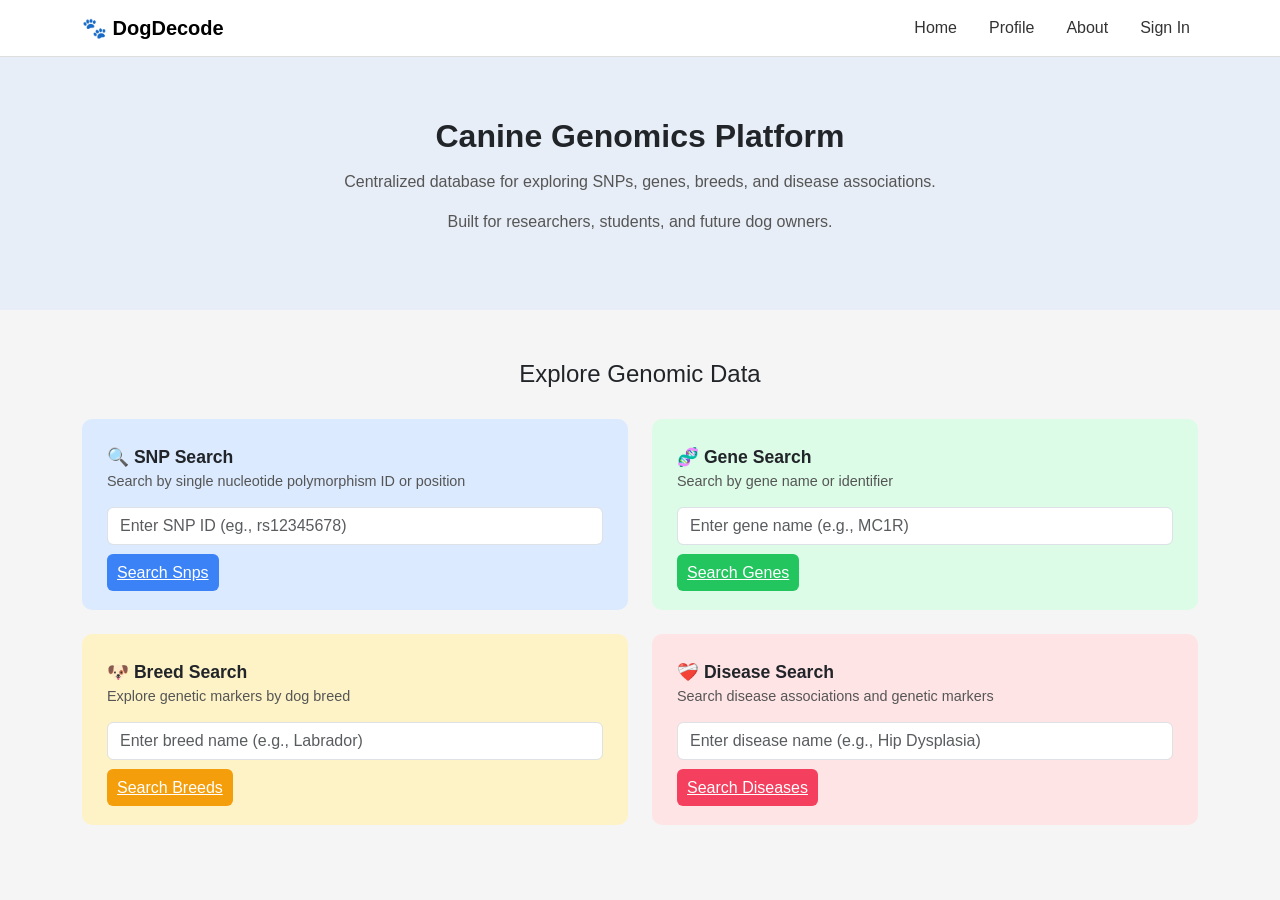
<file: Index.html>
<!DOCTYPE html>
<html lang="en">
<head>
    <meta charset="UTF-8">
    <meta name="viewport" content="width=device-width, initial-scale=1.0">
    <title>Canine Genomics Platform</title>
    <link href="https://cdn.jsdelivr.net/npm/bootstrap@5.3.3/dist/css/bootstrap.min.css" rel="stylesheet">
    <link href="css/Homepage.css" rel="stylesheet">
</head>
<body>

    <nav class="navbar navbar-expand-lg">
        <div class="container">
            <a class="navbar-brand fw-bold" href="#">🐾 DogDecode</a>
            <button class="navbar-toggler" type="button" data-bs-toggle="collapse" data-bs-target="#navMenu">
                <span class="navbar-toggler-icon"></span>
            </button>
            <div class="collapse navbar-collapse justify-content-end" id="navMenu">
                <ul class="navbar-nav gap-3">
                    <li class="nav-item"><a class="nav-link" href="#">Home</a></li>
                     <li class="nav-item"><a class="nav-link" href="Profile.html">Profile</a></li>
                    <li class="nav-item"><a class="nav-link" href="#">About</a></li>
                    <li class="nav-item"><a class="nav-link" href="#">Sign In</a></li>
                </ul>
            </div>
        </div>
    </nav>

    <div class="hero-section">
        <h1>Canine Genomics Platform</h1>
        <p>Centralized database for exploring SNPs, genes, breeds, and disease associations.</p>
        <p>Built for researchers, students, and future dog owners.</p>
    </div>

    <div class="cards-section">
        <div class="container">
            <h2 class="section-heading">Explore Genomic Data</h2>
            <div class="row g-4">

                <div class="col-12 col-md-6">
                    <div class="search-card card-snp">
                        <p class="card-title">🔍 SNP Search</p>
                        <p class="card-description">Search by single nucleotide polymorphism ID or position</p>
                        <input type="text" class="form-control mb-3" placeholder="Enter SNP ID (eg., rs12345678)">
                        <a href="SnpResults.html" class="btn-snp">Search Snps</a>

                    </div>
                </div>

                <div class="col-12 col-md-6">
                    <div class="search-card card-gene">
                        <p class="card-title">🧬 Gene Search</p>
                        <p class="card-description">Search by gene name or identifier</p>
                        <input type="text" class="form-control mb-3" placeholder="Enter gene name (e.g., MC1R)">
                        <a href="GeneResults.html" class="btn-gene">Search Genes</a>
                    </div>
                </div>

                <div class="col-12 col-md-6">
                    <div class="search-card card-breed">
                        <p class="card-title">🐶 Breed Search</p>
                        <p class="card-description">Explore genetic markers by dog breed</p>
                        <input type="text" class="form-control mb-3" placeholder="Enter breed name (e.g., Labrador)">
                        <a href="BreedResults.html" class="btn-breed">Search Breeds</a>
                    </div>
                </div>

                <div class="col-12 col-md-6">
                    <div class="search-card card-disease">
                        <p class="card-title">❤️‍🩹 Disease Search</p>
                        <p class="card-description">Search disease associations and genetic markers</p>
                        <input type="text" class="form-control mb-3" placeholder="Enter disease name (e.g., Hip Dysplasia)">
                        <a href="DiseaseResults.html" class="btn-disease">Search Diseases</a>
                    </div>
                </div>

            </div>
        </div>
    </div>

    <script src="https://cdn.jsdelivr.net/npm/bootstrap@5.3.3/dist/js/bootstrap.bundle.min.js"></script>
</body>
</html>
</file>
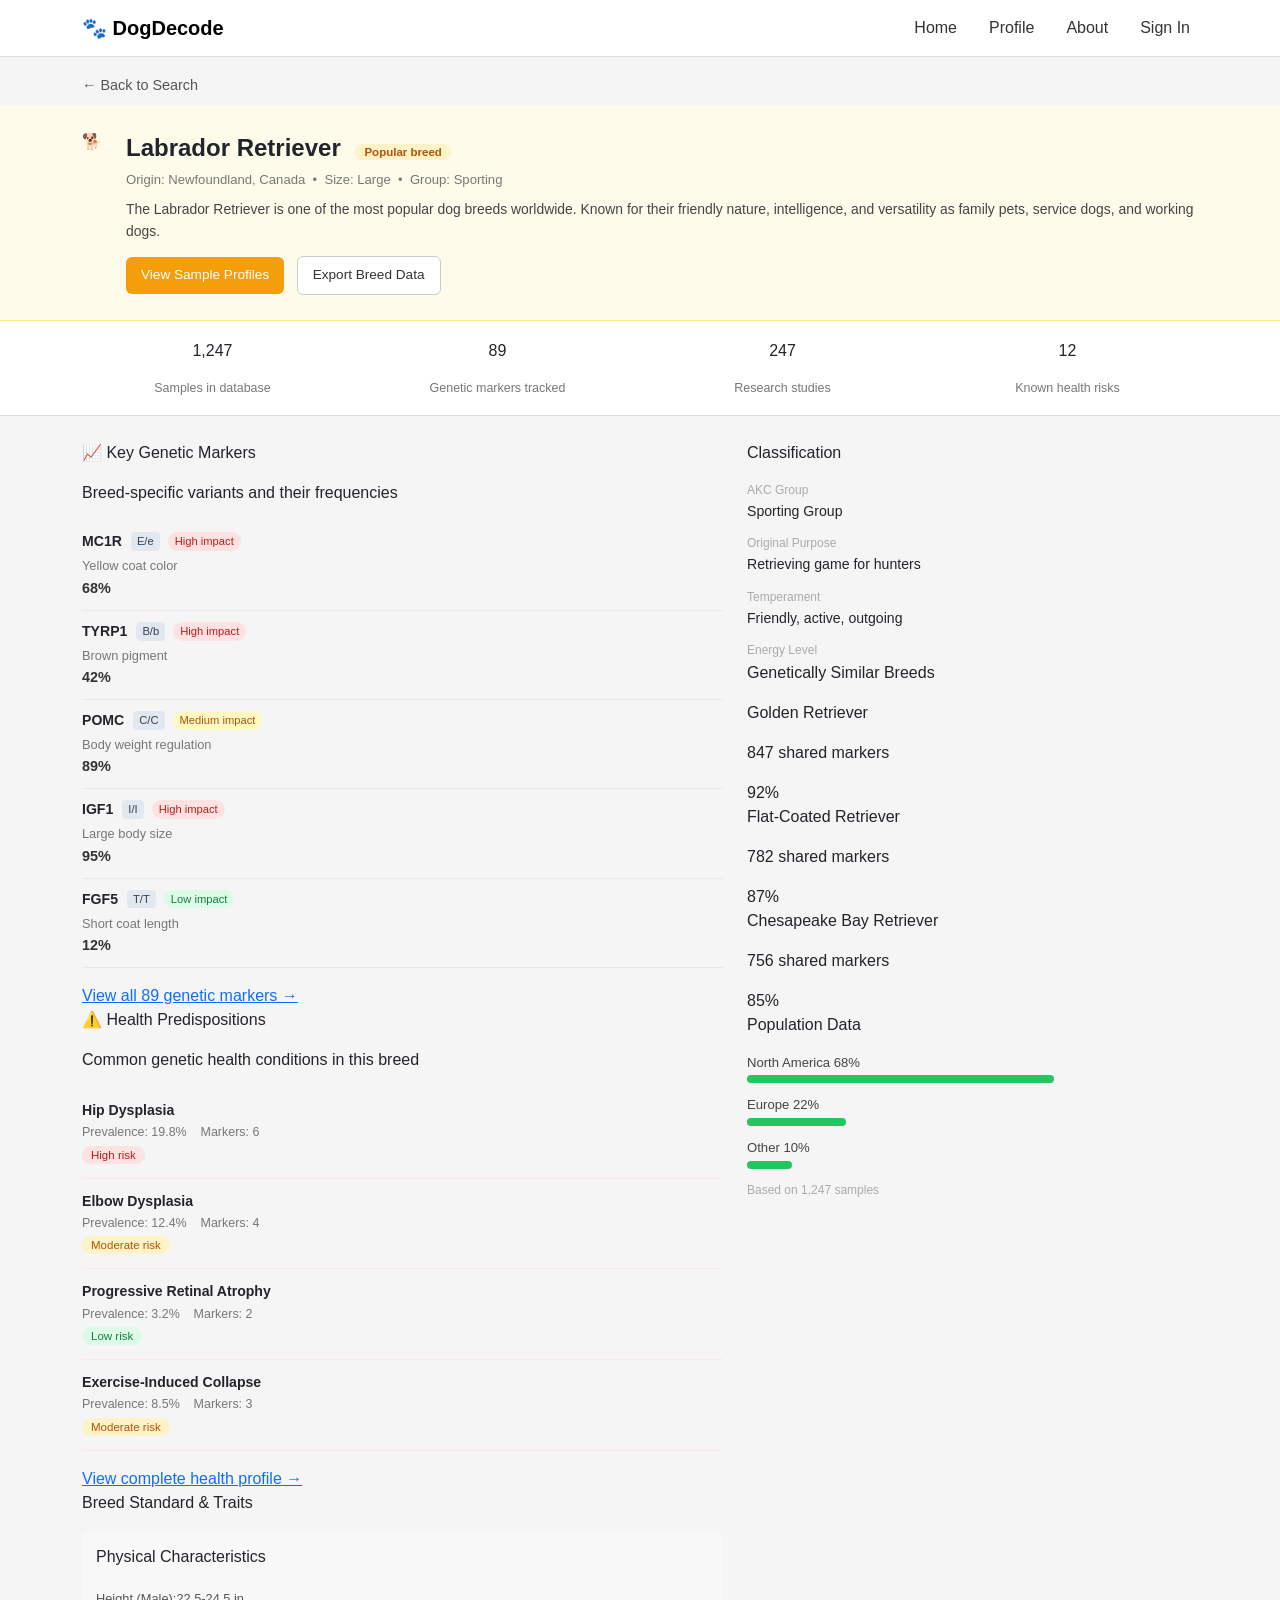
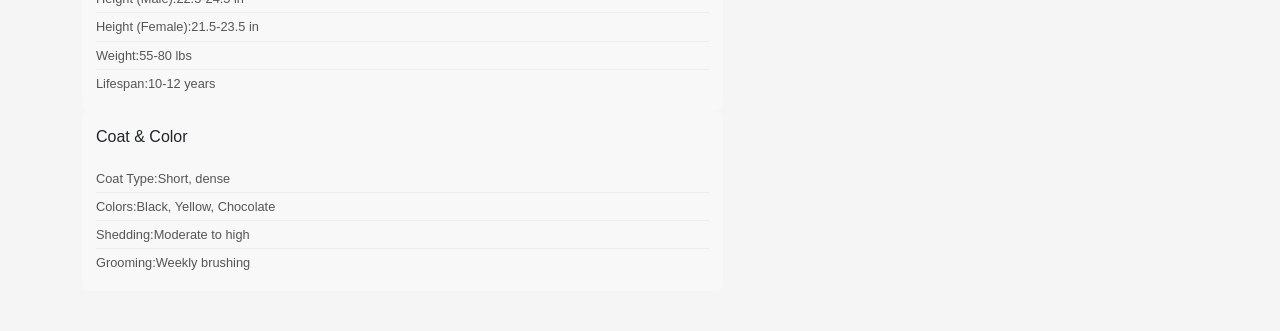
<file: BreedResults.html>
<!DOCTYPE html>
<html lang="en">
<head>
    <meta charset="UTF-8">
    <meta name="viewport" content="width=device-width, initial-scale=1.0">
    <title>Labrador Retriever - Canine Genomics Platform</title>
    <link href="https://cdn.jsdelivr.net/npm/bootstrap@5.3.3/dist/css/bootstrap.min.css" rel="stylesheet">
    <link href="css/breedresults.css" rel="stylesheet">
</head>
<body>

    <nav class="navbar navbar-expand-lg">
        <div class="container">
            <a class="navbar-brand fw-bold" href="#">🐾 DogDecode</a>
            <button class="navbar-toggler" type="button" data-bs-toggle="collapse" data-bs-target="#navMenu">
                <span class="navbar-toggler-icon"></span>
            </button>
            <div class="collapse navbar-collapse justify-content-end" id="navMenu">
                <ul class="navbar-nav gap-3">
                    <li class="nav-item"><a class="nav-link" href="index.html">Home</a></li>
                    <li class="nav-item"><a class="nav-link" href="profile.html">Profile</a></li>
                    <li class="nav-item"><a class="nav-link active" href="#">About</a></li>
                    <li class="nav-item"><a class="nav-link" href="#">Sign In</a></li>
                </ul>
            </div>
        </div>
    </nav>

    <div class="container mt-3 mb-2">
        <a href="index.html" class="back-link">← Back to Search</a>
    </div>

    <div class="hero-section">
        <div class="container">
            <div class="d-flex gap-4 align-items-start">
                <div class="breed-img-placeholder">🐕</div>
                <div>
                    <p class="breed-name mb-1">Labrador Retriever <span class="badge-popular">Popular breed</span></p>
                    <p class="breed-origin">Origin: Newfoundland, Canada &nbsp;•&nbsp; Size: Large &nbsp;•&nbsp; Group: Sporting</p>
                    <p class="breed-description">The Labrador Retriever is one of the most popular dog breeds worldwide. Known for their friendly nature, intelligence, and versatility as family pets, service dogs, and working dogs.</p>
                    <div>
                        <button class="btn-sample">View Sample Profiles</button>
                        <button class="btn-export">Export Breed Data</button>
                    </div>
                </div>
            </div>
        </div>
    </div>

    <div class="stats-bar">
        <div class="container">
            <div class="row text-center">
                <div class="col-3">
                    <p class="stat-number blue">1,247</p>
                    <p class="stat-label">Samples in database</p>
                </div>
                <div class="col-3">
                    <p class="stat-number green">89</p>
                    <p class="stat-label">Genetic markers tracked</p>
                </div>
                <div class="col-3">
                    <p class="stat-number orange">247</p>
                    <p class="stat-label">Research studies</p>
                </div>
                <div class="col-3">
                    <p class="stat-number red">12</p>
                    <p class="stat-label">Known health risks</p>
                </div>
            </div>
        </div>
    </div>

    <div class="main-section">
        <div class="container">
            <div class="row g-4">

                <div class="col-12 col-lg-7">

                    <div class="card-section-green">
                        <p class="section-title">📈 Key Genetic Markers</p>
                        <p class="section-subtitle">Breed-specific variants and their frequencies</p>

                        <div class="marker-row">
                            <div>
                                <div class="d-flex align-items-center gap-1 mb-1">
                                    <span class="marker-name">MC1R</span>
                                    <span class="marker-allele">E/e</span>
                                    <span class="badge-high-impact">High impact</span>
                                </div>
                                <p class="marker-desc">Yellow coat color</p>
                            </div>
                            <span class="marker-pct">68%</span>
                        </div>

                        <div class="marker-row">
                            <div>
                                <div class="d-flex align-items-center gap-1 mb-1">
                                    <span class="marker-name">TYRP1</span>
                                    <span class="marker-allele">B/b</span>
                                    <span class="badge-high-impact">High impact</span>
                                </div>
                                <p class="marker-desc">Brown pigment</p>
                            </div>
                            <span class="marker-pct">42%</span>
                        </div>

                        <div class="marker-row">
                            <div>
                                <div class="d-flex align-items-center gap-1 mb-1">
                                    <span class="marker-name">POMC</span>
                                    <span class="marker-allele">C/C</span>
                                    <span class="badge-medium-impact">Medium impact</span>
                                </div>
                                <p class="marker-desc">Body weight regulation</p>
                            </div>
                            <span class="marker-pct">89%</span>
                        </div>

                        <div class="marker-row">
                            <div>
                                <div class="d-flex align-items-center gap-1 mb-1">
                                    <span class="marker-name">IGF1</span>
                                    <span class="marker-allele">I/I</span>
                                    <span class="badge-high-impact">High impact</span>
                                </div>
                                <p class="marker-desc">Large body size</p>
                            </div>
                            <span class="marker-pct">95%</span>
                        </div>

                        <div class="marker-row">
                            <div>
                                <div class="d-flex align-items-center gap-1 mb-1">
                                    <span class="marker-name">FGF5</span>
                                    <span class="marker-allele">T/T</span>
                                    <span class="badge-low-impact">Low impact</span>
                                </div>
                                <p class="marker-desc">Short coat length</p>
                            </div>
                            <span class="marker-pct">12%</span>
                        </div>

                        <div class="mt-3">
                            <a href="#" class="view-all-link">View all 89 genetic markers →</a>
                        </div>
                    </div>

                    <div class="card-section-pink">
                        <p class="section-title">⚠️ Health Predispositions</p>
                        <p class="section-subtitle">Common genetic health conditions in this breed</p>

                        <div class="health-row">
                            <div>
                                <p class="health-name">Hip Dysplasia</p>
                                <p class="health-meta">Prevalence: 19.8% &nbsp;&nbsp; Markers: 6</p>
                            </div>
                            <span class="badge-high-risk">High risk</span>
                        </div>

                        <div class="health-row">
                            <div>
                                <p class="health-name">Elbow Dysplasia</p>
                                <p class="health-meta">Prevalence: 12.4% &nbsp;&nbsp; Markers: 4</p>
                            </div>
                            <span class="badge-moderate-risk">Moderate risk</span>
                        </div>

                        <div class="health-row">
                            <div>
                                <p class="health-name">Progressive Retinal Atrophy</p>
                                <p class="health-meta">Prevalence: 3.2% &nbsp;&nbsp; Markers: 2</p>
                            </div>
                            <span class="badge-low-risk">Low risk</span>
                        </div>

                        <div class="health-row">
                            <div>
                                <p class="health-name">Exercise-Induced Collapse</p>
                                <p class="health-meta">Prevalence: 8.5% &nbsp;&nbsp; Markers: 3</p>
                            </div>
                            <span class="badge-moderate-risk">Moderate risk</span>
                        </div>

                        <div class="mt-3">
                            <a href="#" class="view-health-link">View complete health profile →</a>
                        </div>
                    </div>

                    <div class="card-section">
                        <p class="section-title">Breed Standard & Traits</p>
                        <div class="traits-grid">
                            <div class="traits-box">
                                <p class="traits-box-title">Physical Characteristics</p>
                                <div class="trait-row"><span>Height (Male):</span><span>22.5-24.5 in</span></div>
                                <div class="trait-row"><span>Height (Female):</span><span>21.5-23.5 in</span></div>
                                <div class="trait-row"><span>Weight:</span><span>55-80 lbs</span></div>
                                <div class="trait-row"><span>Lifespan:</span><span>10-12 years</span></div>
                            </div>
                            <div class="traits-box">
                                <p class="traits-box-title">Coat & Color</p>
                                <div class="trait-row"><span>Coat Type:</span><span>Short, dense</span></div>
                                <div class="trait-row"><span>Colors:</span><span>Black, Yellow, Chocolate</span></div>
                                <div class="trait-row"><span>Shedding:</span><span>Moderate to high</span></div>
                                <div class="trait-row"><span>Grooming:</span><span>Weekly brushing</span></div>
                            </div>
                        </div>
                    </div>

                </div>

                <div class="col-12 col-lg-5">

                    <div class="card-section">
                        <p class="section-title">Classification</p>
                        <p class="info-label">AKC Group</p>
                        <p class="info-value">Sporting Group</p>
                        <p class="info-label">Original Purpose</p>
                        <p class="info-value">Retrieving game for hunters</p>
                        <p class="info-label">Temperament</p>
                        <p class="info-value">Friendly, active, outgoing</p>
                        <p class="info-label">Energy Level</p>
                        <div class="energy-bar"></div>
                    </div>

                    <div class="card-section">
                        <p class="section-title">Genetically Similar Breeds</p>

                        <div class="similar-breed-row">
                            <div>
                                <p class="similar-breed-name">Golden Retriever</p>
                                <p class="similar-breed-meta">847 shared markers</p>
                            </div>
                            <span class="similar-pct">92%</span>
                        </div>

                        <div class="similar-breed-row">
                            <div>
                                <p class="similar-breed-name">Flat-Coated Retriever</p>
                                <p class="similar-breed-meta">782 shared markers</p>
                            </div>
                            <span class="similar-pct">87%</span>
                        </div>

                        <div class="similar-breed-row">
                            <div>
                                <p class="similar-breed-name">Chesapeake Bay Retriever</p>
                                <p class="similar-breed-meta">756 shared markers</p>
                            </div>
                            <span class="similar-pct">85%</span>
                        </div>
                    </div>

                    <div class="card-section">
                        <p class="section-title">Population Data</p>

                        <div class="pop-bar-label">
                            <span>North America</span>
                            <span>68%</span>
                        </div>
                        <div class="pop-bar" style="width: 68%;"></div>

                        <div class="pop-bar-label">
                            <span>Europe</span>
                            <span>22%</span>
                        </div>
                        <div class="pop-bar" style="width: 22%;"></div>

                        <div class="pop-bar-label">
                            <span>Other</span>
                            <span>10%</span>
                        </div>
                        <div class="pop-bar" style="width: 10%;"></div>

                        <p class="pop-note">Based on 1,247 samples</p>
                    </div>

                </div>

            </div>
        </div>
    </div>

    <script src="https://cdn.jsdelivr.net/npm/bootstrap@5.3.3/dist/js/bootstrap.bundle.min.js"></script>
</body>
</html>
</file>
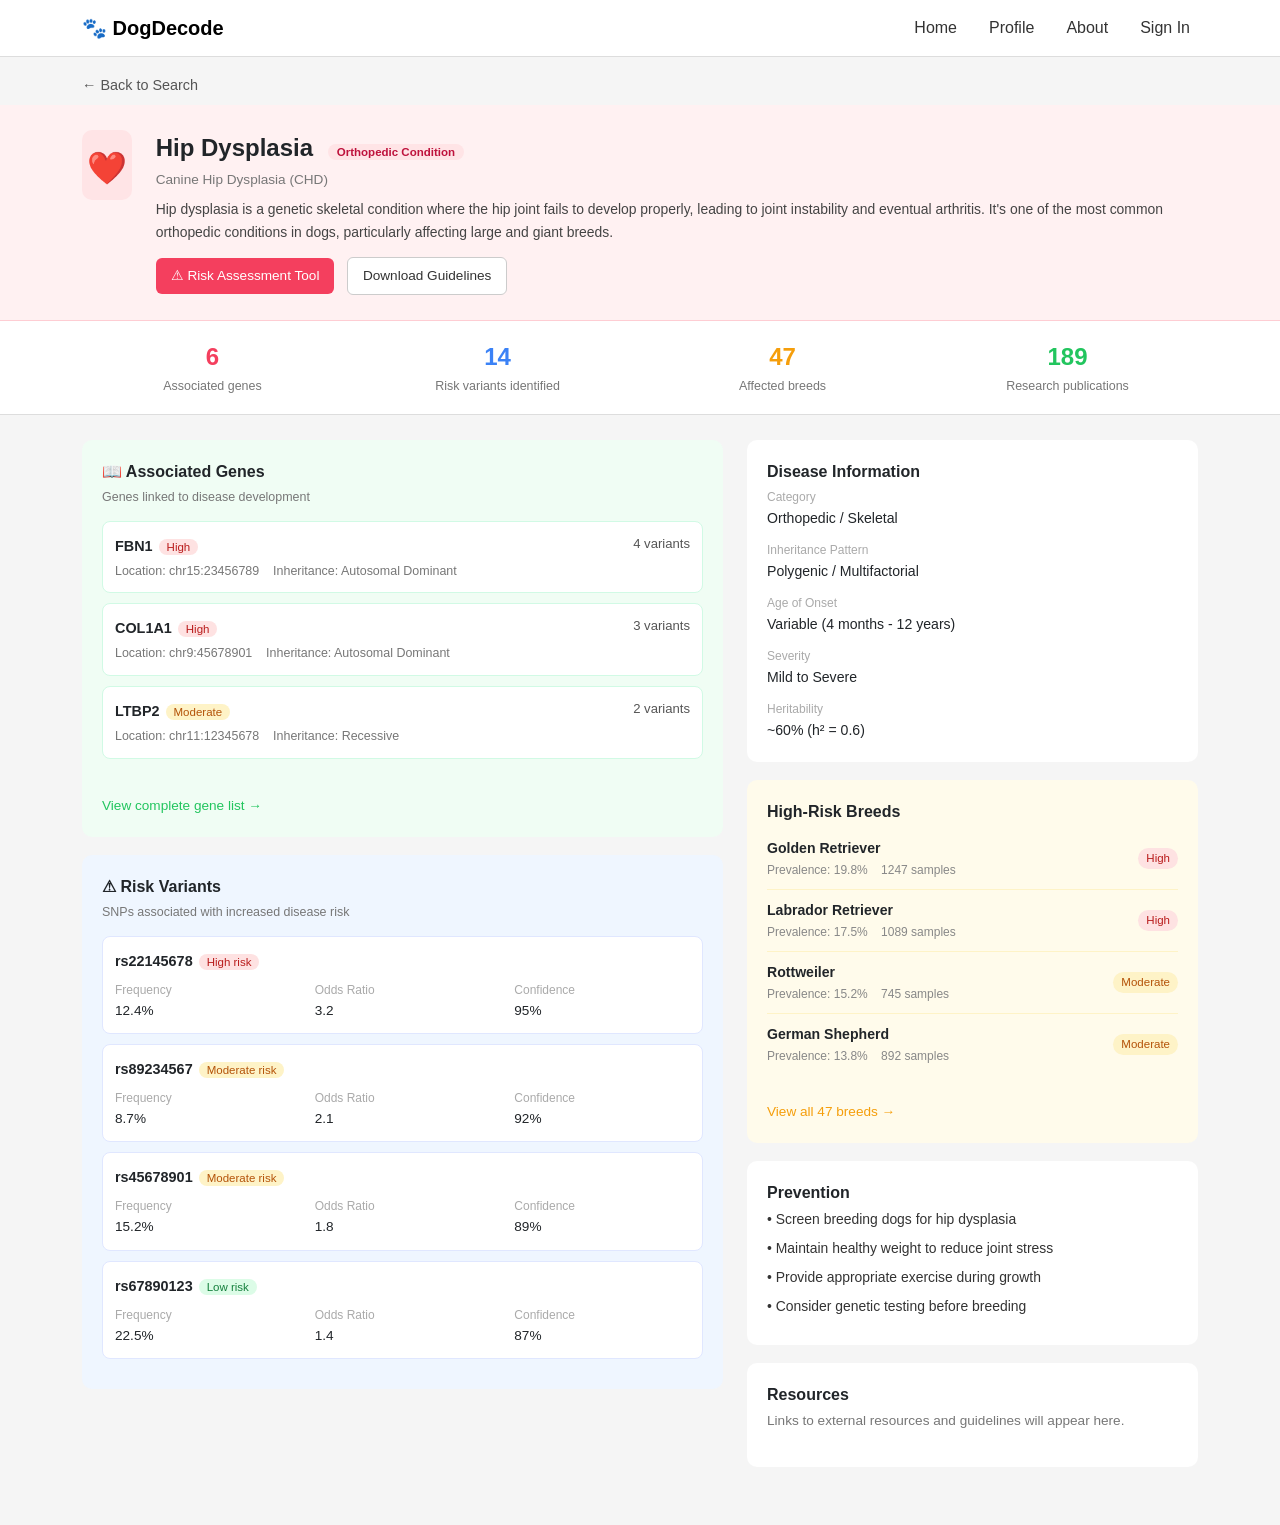
<file: DiseaseResults.html>
<!DOCTYPE html>
<html lang="en">
<head>
    <meta charset="UTF-8">
    <meta name="viewport" content="width=device-width, initial-scale=1.0">
    <title>Hip Dysplasia - Canine Genomics Platform</title>
    <link href="https://cdn.jsdelivr.net/npm/bootstrap@5.3.3/dist/css/bootstrap.min.css" rel="stylesheet">
    <link href="css/diseaseresults.css" rel="stylesheet">
</head>
<body>

    <nav class="navbar navbar-expand-lg">
        <div class="container">
            <a class="navbar-brand fw-bold" href="#">🐾 DogDecode</a>
            <button class="navbar-toggler" type="button" data-bs-toggle="collapse" data-bs-target="#navMenu">
                <span class="navbar-toggler-icon"></span>
            </button>
            <div class="collapse navbar-collapse justify-content-end" id="navMenu">
                <ul class="navbar-nav gap-3">
                    <li class="nav-item"><a class="nav-link" href="index.html">Home</a></li>
                    <li class="nav-item"><a class="nav-link" href="profile.html">Profile</a></li>
                    <li class="nav-item"><a class="nav-link" href="#">About</a></li>
                    <li class="nav-item"><a class="nav-link" href="#">Sign In</a></li>
                </ul>
            </div>
        </div>
    </nav>

    <div class="container mt-3 mb-2">
        <a href="index.html" class="back-link">← Back to Search</a>
    </div>

    <div class="hero-section">
        <div class="container">
            <div class="d-flex gap-4 align-items-start">
                <div class="disease-icon">❤️</div>
                <div>
                    <p class="disease-name mb-1">Hip Dysplasia <span class="badge-condition">Orthopedic Condition</span></p>
                    <p class="alt-name">Canine Hip Dysplasia (CHD)</p>
                    <p class="description">Hip dysplasia is a genetic skeletal condition where the hip joint fails to develop properly, leading to joint instability and eventual arthritis. It's one of the most common orthopedic conditions in dogs, particularly affecting large and giant breeds.</p>
                    <button class="btn-risk">⚠ Risk Assessment Tool</button>
                    <button class="btn-guide">Download Guidelines</button>
                </div>
            </div>
        </div>
    </div>

    <div class="stats-bar">
        <div class="container">
            <div class="row text-center">
                <div class="col-3"><p class="stat-num-red">6</p><p class="stat-label">Associated genes</p></div>
                <div class="col-3"><p class="stat-num-blue">14</p><p class="stat-label">Risk variants identified</p></div>
                <div class="col-3"><p class="stat-num-orange">47</p><p class="stat-label">Affected breeds</p></div>
                <div class="col-3"><p class="stat-num-green">189</p><p class="stat-label">Research publications</p></div>
            </div>
        </div>
    </div>

    <div class="main-section">
        <div class="container">
            <div class="row g-4">

                <div class="col-12 col-lg-7">

                    <div class="card-green">
                        <p class="card-title">📖 Associated Genes</p>
                        <p class="card-subtitle">Genes linked to disease development</p>

                        <div class="gene-box">
                            <div class="d-flex justify-content-between">
                                <div><span class="gene-name">FBN1</span><span class="badge-high">High</span></div>
                                <span style="color:#555; font-size:0.82rem;">4 variants</span>
                            </div>
                            <p class="gene-meta">Location: chr15:23456789 &nbsp;&nbsp; Inheritance: Autosomal Dominant</p>
                        </div>

                        <div class="gene-box">
                            <div class="d-flex justify-content-between">
                                <div><span class="gene-name">COL1A1</span><span class="badge-high">High</span></div>
                                <span style="color:#555; font-size:0.82rem;">3 variants</span>
                            </div>
                            <p class="gene-meta">Location: chr9:45678901 &nbsp;&nbsp; Inheritance: Autosomal Dominant</p>
                        </div>

                        <div class="gene-box">
                            <div class="d-flex justify-content-between">
                                <div><span class="gene-name">LTBP2</span><span class="badge-moderate">Moderate</span></div>
                                <span style="color:#555; font-size:0.82rem;">2 variants</span>
                            </div>
                            <p class="gene-meta">Location: chr11:12345678 &nbsp;&nbsp; Inheritance: Recessive</p>
                        </div>

                        <br>
                        <a href="#" class="view-link-green">View complete gene list →</a>
                    </div>

                    <div class="card-blue">
                        <p class="card-title">⚠ Risk Variants</p>
                        <p class="card-subtitle">SNPs associated with increased disease risk</p>

                        <div class="snp-box">
                            <div class="mb-2"><span class="snp-id">rs22145678</span><span class="badge-high">High risk</span></div>
                            <div class="row">
                                <div class="col-4"><p class="snp-label">Frequency</p><p class="snp-value">12.4%</p></div>
                                <div class="col-4"><p class="snp-label">Odds Ratio</p><p class="snp-value">3.2</p></div>
                                <div class="col-4"><p class="snp-label">Confidence</p><p class="snp-value">95%</p></div>
                            </div>
                        </div>

                        <div class="snp-box">
                            <div class="mb-2"><span class="snp-id">rs89234567</span><span class="badge-moderate">Moderate risk</span></div>
                            <div class="row">
                                <div class="col-4"><p class="snp-label">Frequency</p><p class="snp-value">8.7%</p></div>
                                <div class="col-4"><p class="snp-label">Odds Ratio</p><p class="snp-value">2.1</p></div>
                                <div class="col-4"><p class="snp-label">Confidence</p><p class="snp-value">92%</p></div>
                            </div>
                        </div>

                        <div class="snp-box">
                            <div class="mb-2"><span class="snp-id">rs45678901</span><span class="badge-moderate">Moderate risk</span></div>
                            <div class="row">
                                <div class="col-4"><p class="snp-label">Frequency</p><p class="snp-value">15.2%</p></div>
                                <div class="col-4"><p class="snp-label">Odds Ratio</p><p class="snp-value">1.8</p></div>
                                <div class="col-4"><p class="snp-label">Confidence</p><p class="snp-value">89%</p></div>
                            </div>
                        </div>

                        <div class="snp-box">
                            <div class="mb-2"><span class="snp-id">rs67890123</span><span class="badge-low">Low risk</span></div>
                            <div class="row">
                                <div class="col-4"><p class="snp-label">Frequency</p><p class="snp-value">22.5%</p></div>
                                <div class="col-4"><p class="snp-label">Odds Ratio</p><p class="snp-value">1.4</p></div>
                                <div class="col-4"><p class="snp-label">Confidence</p><p class="snp-value">87%</p></div>
                            </div>
                        </div>
                    </div>

                </div>

                <div class="col-12 col-lg-5">

                    <div class="card-white">
                        <p class="card-title">Disease Information</p>
                        <p class="info-label">Category</p>
                        <p class="info-value">Orthopedic / Skeletal</p>
                        <p class="info-label">Inheritance Pattern</p>
                        <p class="info-value">Polygenic / Multifactorial</p>
                        <p class="info-label">Age of Onset</p>
                        <p class="info-value">Variable (4 months - 12 years)</p>
                        <p class="info-label">Severity</p>
                        <p class="info-value">Mild to Severe</p>
                        <p class="info-label">Heritability</p>
                        <p class="info-value mb-0">~60% (h² = 0.6)</p>
                    </div>

                    <div class="card-yellow">
                        <p class="card-title">High-Risk Breeds</p>

                        <div class="breed-row">
                            <div class="d-flex justify-content-between align-items-center">
                                <div><p class="breed-name">Golden Retriever</p><p class="breed-meta">Prevalence: 19.8% &nbsp;&nbsp; 1247 samples</p></div>
                                <span class="badge-high">High</span>
                            </div>
                        </div>

                        <div class="breed-row">
                            <div class="d-flex justify-content-between align-items-center">
                                <div><p class="breed-name">Labrador Retriever</p><p class="breed-meta">Prevalence: 17.5% &nbsp;&nbsp; 1089 samples</p></div>
                                <span class="badge-high">High</span>
                            </div>
                        </div>

                        <div class="breed-row">
                            <div class="d-flex justify-content-between align-items-center">
                                <div><p class="breed-name">Rottweiler</p><p class="breed-meta">Prevalence: 15.2% &nbsp;&nbsp; 745 samples</p></div>
                                <span class="badge-moderate">Moderate</span>
                            </div>
                        </div>

                        <div class="breed-row">
                            <div class="d-flex justify-content-between align-items-center">
                                <div><p class="breed-name">German Shepherd</p><p class="breed-meta">Prevalence: 13.8% &nbsp;&nbsp; 892 samples</p></div>
                                <span class="badge-moderate">Moderate</span>
                            </div>
                        </div>

                        <br>
                        <a href="#" class="view-link-orange">View all 47 breeds →</a>
                    </div>

                    <div class="card-white">
                        <p class="card-title">Prevention</p>
                        <p class="prevention-item">• Screen breeding dogs for hip dysplasia</p>
                        <p class="prevention-item">• Maintain healthy weight to reduce joint stress</p>
                        <p class="prevention-item">• Provide appropriate exercise during growth</p>
                        <p class="prevention-item">• Consider genetic testing before breeding</p>
                    </div>

                    <div class="card-white">
                        <p class="card-title">Resources</p>
                        <p style="color:#777; font-size:0.85rem;">Links to external resources and guidelines will appear here.</p>
                    </div>

                </div>

            </div>
        </div>
    </div>

    <script src="https://cdn.jsdelivr.net/npm/bootstrap@5.3.3/dist/js/bootstrap.bundle.min.js"></script>
</body>
</html>
</file>
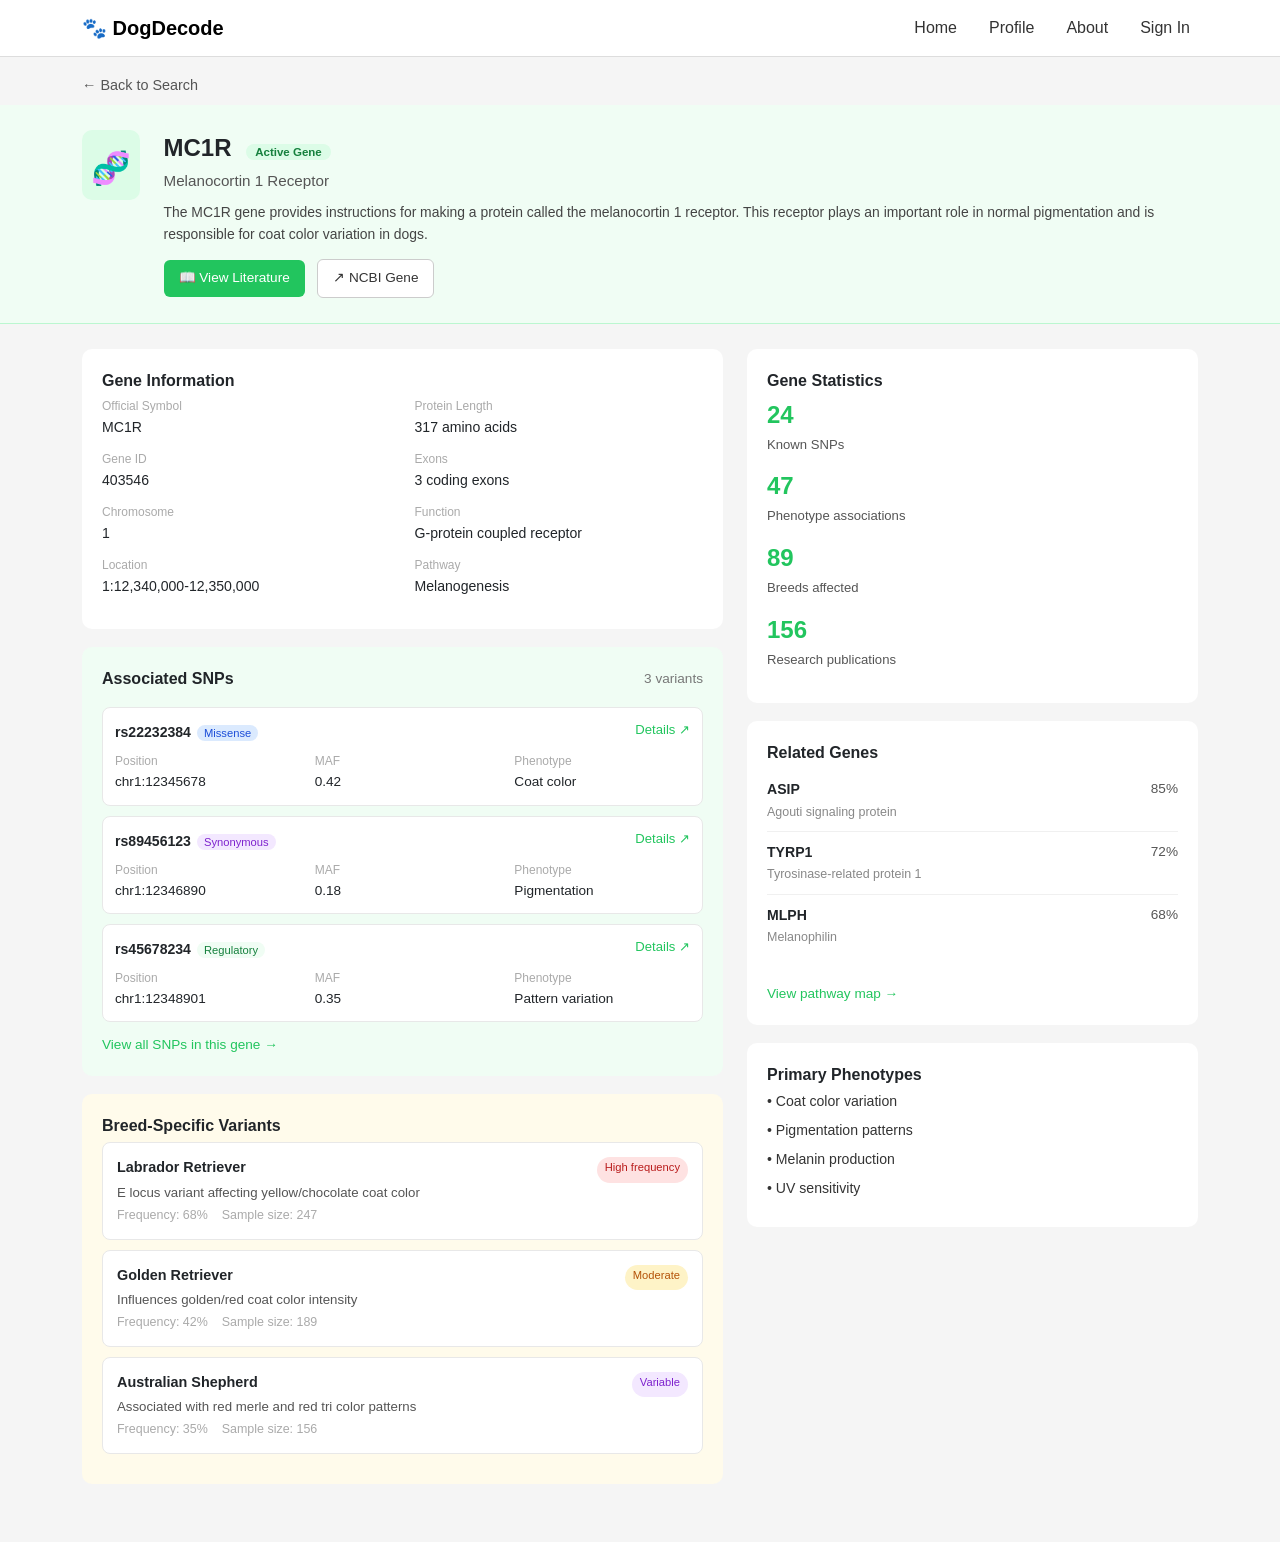
<file: GeneResults.html>
<!DOCTYPE html>
<html lang="en">
<head>
    <meta charset="UTF-8">
    <meta name="viewport" content="width=device-width, initial-scale=1.0">
    <title>MC1R Gene Detail - Canine Genomics Platform</title>
    <link href="https://cdn.jsdelivr.net/npm/bootstrap@5.3.3/dist/css/bootstrap.min.css" rel="stylesheet">
    <link href="css/generesults.css" rel="stylesheet">
</head>
<body>

    <nav class="navbar navbar-expand-lg">
        <div class="container">
            <a class="navbar-brand fw-bold" href="#">🐾 DogDecode</a>
            <button class="navbar-toggler" type="button" data-bs-toggle="collapse" data-bs-target="#navMenu">
                <span class="navbar-toggler-icon"></span>
            </button>
            <div class="collapse navbar-collapse justify-content-end" id="navMenu">
                <ul class="navbar-nav gap-3">
                    <li class="nav-item"><a class="nav-link" href="index.html">Home</a></li>
                    <li class="nav-item"><a class="nav-link" href="profile.html">Profile</a></li>
                    <li class="nav-item"><a class="nav-link" href="#">About</a></li>
                    <li class="nav-item"><a class="nav-link" href="#">Sign In</a></li>
                </ul>
            </div>
        </div>
    </nav>

    <div class="container mt-3 mb-2">
        <a href="index.html" class="back-link">← Back to Search</a>
    </div>

    <div class="hero-section">
        <div class="container">
            <div class="d-flex gap-4 align-items-start">
                <div class="gene-icon">🧬</div>
                <div>
                    <p class="gene-name mb-1">MC1R <span class="badge-active">Active Gene</span></p>
                    <p class="gene-full-name">Melanocortin 1 Receptor</p>
                    <p class="gene-description">The MC1R gene provides instructions for making a protein called the melanocortin 1 receptor. This receptor plays an important role in normal pigmentation and is responsible for coat color variation in dogs.</p>
                    <button class="btn-literature">📖 View Literature</button>
                    <button class="btn-ncbi">↗ NCBI Gene</button>
                </div>
            </div>
        </div>
    </div>

    <div class="main-section">
        <div class="container">
            <div class="row g-4">

                <div class="col-12 col-lg-7">

                    <div class="card-white">
                        <p class="card-title">Gene Information</p>
                        <div class="row">
                            <div class="col-6">
                                <p class="info-label">Official Symbol</p>
                                <p class="info-value">MC1R</p>
                                <p class="info-label">Gene ID</p>
                                <p class="info-value">403546</p>
                                <p class="info-label">Chromosome</p>
                                <p class="info-value">1</p>
                                <p class="info-label">Location</p>
                                <p class="info-value">1:12,340,000-12,350,000</p>
                            </div>
                            <div class="col-6">
                                <p class="info-label">Protein Length</p>
                                <p class="info-value">317 amino acids</p>
                                <p class="info-label">Exons</p>
                                <p class="info-value">3 coding exons</p>
                                <p class="info-label">Function</p>
                                <p class="info-value">G-protein coupled receptor</p>
                                <p class="info-label">Pathway</p>
                                <p class="info-value">Melanogenesis</p>
                            </div>
                        </div>
                    </div>

                    <div class="card-green">
                        <div class="d-flex justify-content-between align-items-center mb-3">
                            <p class="card-title mb-0">Associated SNPs</p>
                            <span style="color:#777; font-size:0.85rem;">3 variants</span>
                        </div>

                        <div class="snp-box">
                            <div class="d-flex justify-content-between mb-2">
                                <div><span class="snp-id">rs22232384</span><span class="badge-missense">Missense</span></div>
                                <a href="#" class="view-link-green" style="font-size:0.82rem;">Details ↗</a>
                            </div>
                            <div class="row">
                                <div class="col-4"><p class="snp-meta-label">Position</p><p class="snp-meta-value">chr1:12345678</p></div>
                                <div class="col-4"><p class="snp-meta-label">MAF</p><p class="snp-meta-value">0.42</p></div>
                                <div class="col-4"><p class="snp-meta-label">Phenotype</p><p class="snp-meta-value">Coat color</p></div>
                            </div>
                        </div>

                        <div class="snp-box">
                            <div class="d-flex justify-content-between mb-2">
                                <div><span class="snp-id">rs89456123</span><span class="badge-synonymous">Synonymous</span></div>
                                <a href="#" class="view-link-green" style="font-size:0.82rem;">Details ↗</a>
                            </div>
                            <div class="row">
                                <div class="col-4"><p class="snp-meta-label">Position</p><p class="snp-meta-value">chr1:12346890</p></div>
                                <div class="col-4"><p class="snp-meta-label">MAF</p><p class="snp-meta-value">0.18</p></div>
                                <div class="col-4"><p class="snp-meta-label">Phenotype</p><p class="snp-meta-value">Pigmentation</p></div>
                            </div>
                        </div>

                        <div class="snp-box">
                            <div class="d-flex justify-content-between mb-2">
                                <div><span class="snp-id">rs45678234</span><span class="badge-regulatory">Regulatory</span></div>
                                <a href="#" class="view-link-green" style="font-size:0.82rem;">Details ↗</a>
                            </div>
                            <div class="row">
                                <div class="col-4"><p class="snp-meta-label">Position</p><p class="snp-meta-value">chr1:12348901</p></div>
                                <div class="col-4"><p class="snp-meta-label">MAF</p><p class="snp-meta-value">0.35</p></div>
                                <div class="col-4"><p class="snp-meta-label">Phenotype</p><p class="snp-meta-value">Pattern variation</p></div>
                            </div>
                        </div>

                        <a href="#" class="view-link-green">View all SNPs in this gene →</a>
                    </div>

                    <div class="card-yellow">
                        <p class="card-title">Breed-Specific Variants</p>

                        <div class="breed-box">
                            <div class="d-flex justify-content-between">
                                <p class="breed-name">Labrador Retriever</p>
                                <span class="badge-high-freq">High frequency</span>
                            </div>
                            <p class="breed-desc">E locus variant affecting yellow/chocolate coat color</p>
                            <p class="breed-meta">Frequency: 68% &nbsp;&nbsp; Sample size: 247</p>
                        </div>

                        <div class="breed-box">
                            <div class="d-flex justify-content-between">
                                <p class="breed-name">Golden Retriever</p>
                                <span class="badge-moderate">Moderate</span>
                            </div>
                            <p class="breed-desc">Influences golden/red coat color intensity</p>
                            <p class="breed-meta">Frequency: 42% &nbsp;&nbsp; Sample size: 189</p>
                        </div>

                        <div class="breed-box">
                            <div class="d-flex justify-content-between">
                                <p class="breed-name">Australian Shepherd</p>
                                <span class="badge-variable">Variable</span>
                            </div>
                            <p class="breed-desc">Associated with red merle and red tri color patterns</p>
                            <p class="breed-meta">Frequency: 35% &nbsp;&nbsp; Sample size: 156</p>
                        </div>
                    </div>

                </div>

                <div class="col-12 col-lg-5">

                    <div class="card-white">
                        <p class="card-title">Gene Statistics</p>
                        <p class="stat-number">24</p><p class="stat-label">Known SNPs</p>
                        <p class="stat-number">47</p><p class="stat-label">Phenotype associations</p>
                        <p class="stat-number">89</p><p class="stat-label">Breeds affected</p>
                        <p class="stat-number">156</p><p class="stat-label">Research publications</p>
                    </div>

                    <div class="card-white">
                        <p class="card-title">Related Genes</p>
                        <div class="related-row">
                            <div class="d-flex justify-content-between">
                                <div><p class="related-name">ASIP</p><p class="related-desc">Agouti signaling protein</p></div>
                                <span style="font-size:0.85rem; color:#555;">85%</span>
                            </div>
                        </div>
                        <div class="related-row">
                            <div class="d-flex justify-content-between">
                                <div><p class="related-name">TYRP1</p><p class="related-desc">Tyrosinase-related protein 1</p></div>
                                <span style="font-size:0.85rem; color:#555;">72%</span>
                            </div>
                        </div>
                        <div class="related-row">
                            <div class="d-flex justify-content-between">
                                <div><p class="related-name">MLPH</p><p class="related-desc">Melanophilin</p></div>
                                <span style="font-size:0.85rem; color:#555;">68%</span>
                            </div>
                        </div>
                        <br>
                        <a href="#" class="view-link-green">View pathway map →</a>
                    </div>

                    <div class="card-white">
                        <p class="card-title">Primary Phenotypes</p>
                        <p class="phenotype-item">• Coat color variation</p>
                        <p class="phenotype-item">• Pigmentation patterns</p>
                        <p class="phenotype-item">• Melanin production</p>
                        <p class="phenotype-item">• UV sensitivity</p>
                    </div>

                </div>

            </div>
        </div>
    </div>

    <script src="https://cdn.jsdelivr.net/npm/bootstrap@5.3.3/dist/js/bootstrap.bundle.min.js"></script>
</body>
</html>
</file>
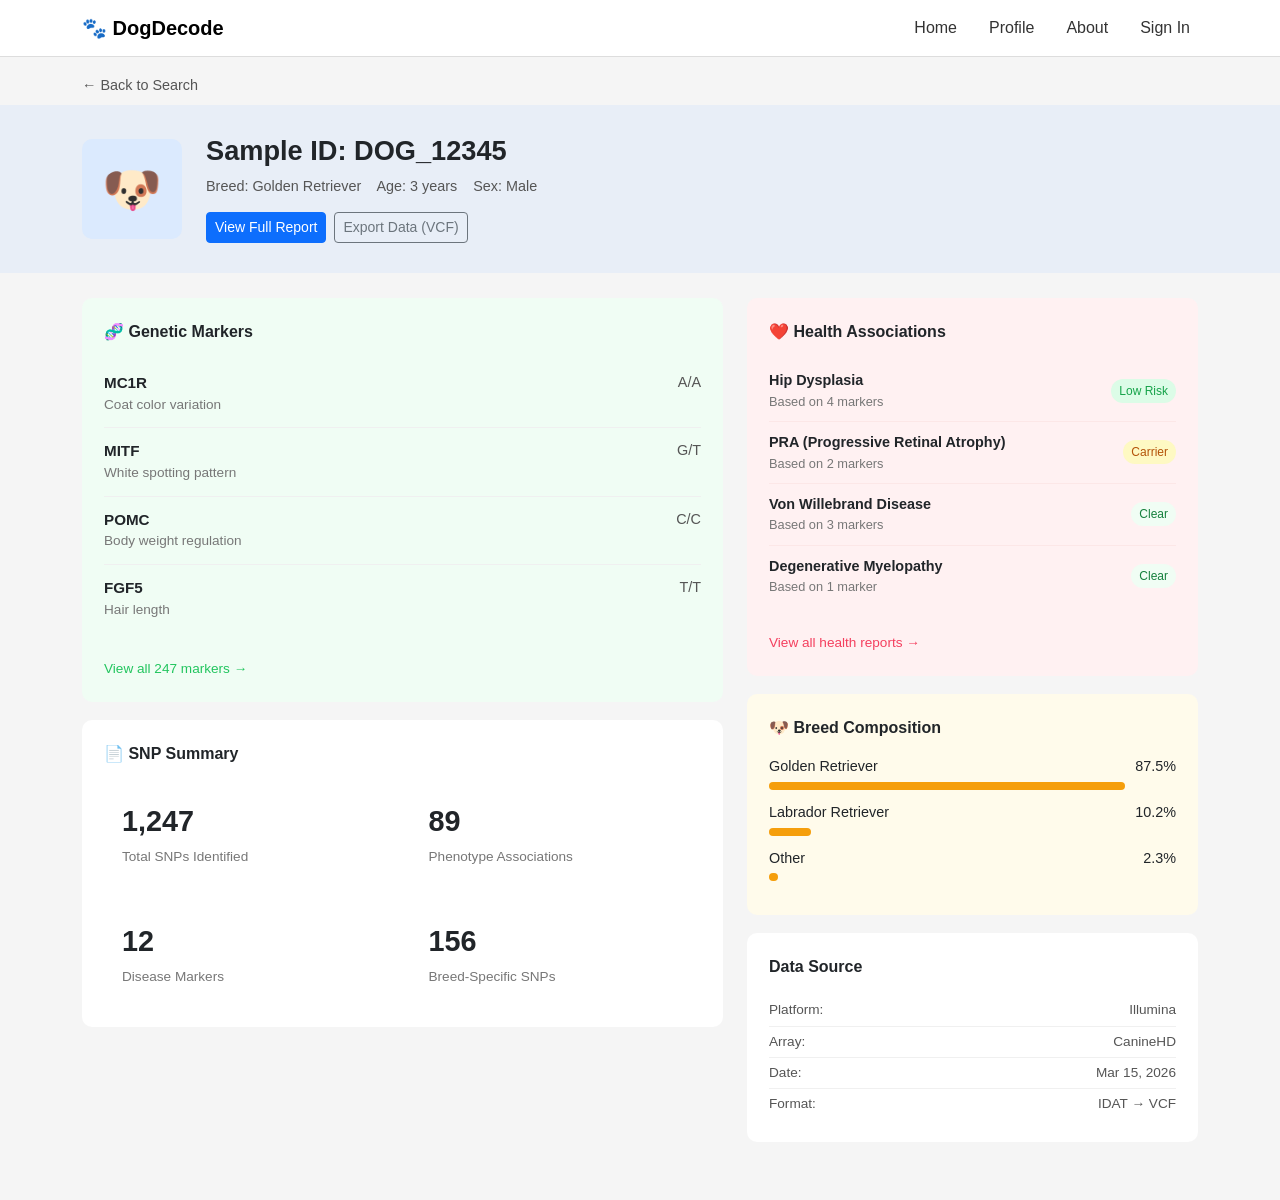
<file: Profile.html>
<!DOCTYPE html>
<html lang="en">
<head>
    <meta charset="UTF-8">
    <meta name="viewport" content="width=device-width, initial-scale=1.0">
    <title>Sample Profile - Canine Genomics Platform</title>
    <link href="https://cdn.jsdelivr.net/npm/bootstrap@5.3.3/dist/css/bootstrap.min.css" rel="stylesheet">
    <link href="css/Profile.css" rel="stylesheet">
</head>
<body>

    <nav class="navbar navbar-expand-lg">
        <div class="container">
            <a class="navbar-brand fw-bold" href="#">🐾 DogDecode</a>
            <button class="navbar-toggler" type="button" data-bs-toggle="collapse" data-bs-target="#navMenu">
                <span class="navbar-toggler-icon"></span>
            </button>
            <div class="collapse navbar-collapse justify-content-end" id="navMenu">
                <ul class="navbar-nav gap-3">
                    <li class="nav-item"><a class="nav-link" href="index.html">Home</a></li>
                    <li class="nav-item"><a class="nav-link" href="#">Profile</a></li>
                    <li class="nav-item"><a class="nav-link" href="#">About</a></li>
                    <li class="nav-item"><a class="nav-link" href="#">Sign In</a></li>
                </ul>
            </div>
        </div>
    </nav>

    <div class="container mt-3 mb-2">
        <a href="index.html" class="back-link">← Back to Search</a>
    </div>

    <div class="hero-section">
        <div class="container">
            <div class="d-flex gap-4 align-items-center">
                <div class="dog-icon">🐶</div>
                <div>
                    <h1>Sample ID: DOG_12345</h1>
                    <p class="meta">Breed: Golden Retriever &nbsp;&nbsp; Age: 3 years &nbsp;&nbsp; Sex: Male</p>
                    <div class="d-flex gap-2">
                        <button class="btn btn-primary btn-sm">View Full Report</button>
                        <button class="btn btn-outline-secondary btn-sm">Export Data (VCF)</button>
                    </div>
                </div>
            </div>
        </div>
    </div>

    <div class="main-section">
        <div class="container">
            <div class="row g-4">

                <div class="col-12 col-lg-7">

                    <div class="card-green">
                        <p class="card-title">🧬 Genetic Markers</p>

                        <div class="marker-row">
                            <div class="d-flex justify-content-between">
                                <div>
                                    <p class="marker-name">MC1R</p>
                                    <p class="marker-desc">Coat color variation</p>
                                </div>
                                <span class="marker-value">A/A</span>
                            </div>
                        </div>

                        <div class="marker-row">
                            <div class="d-flex justify-content-between">
                                <div>
                                    <p class="marker-name">MITF</p>
                                    <p class="marker-desc">White spotting pattern</p>
                                </div>
                                <span class="marker-value">G/T</span>
                            </div>
                        </div>

                        <div class="marker-row">
                            <div class="d-flex justify-content-between">
                                <div>
                                    <p class="marker-name">POMC</p>
                                    <p class="marker-desc">Body weight regulation</p>
                                </div>
                                <span class="marker-value">C/C</span>
                            </div>
                        </div>

                        <div class="marker-row">
                            <div class="d-flex justify-content-between">
                                <div>
                                    <p class="marker-name">FGF5</p>
                                    <p class="marker-desc">Hair length</p>
                                </div>
                                <span class="marker-value">T/T</span>
                            </div>
                        </div>

                        <br>
                        <a href="#" class="view-link">View all 247 markers →</a>
                    </div>

                    <div class="card-white">
                        <p class="card-title">📄 SNP Summary</p>
                        <div class="row g-3">
                            <div class="col-6">
                                <div class="stat-box">
                                    <p class="stat-number">1,247</p>
                                    <p class="stat-label">Total SNPs Identified</p>
                                </div>
                            </div>
                            <div class="col-6">
                                <div class="stat-box">
                                    <p class="stat-number">89</p>
                                    <p class="stat-label">Phenotype Associations</p>
                                </div>
                            </div>
                            <div class="col-6">
                                <div class="stat-box">
                                    <p class="stat-number">12</p>
                                    <p class="stat-label">Disease Markers</p>
                                </div>
                            </div>
                            <div class="col-6">
                                <div class="stat-box">
                                    <p class="stat-number">156</p>
                                    <p class="stat-label">Breed-Specific SNPs</p>
                                </div>
                            </div>
                        </div>
                    </div>

                </div>

                <div class="col-12 col-lg-5">

                    <div class="card-pink">
                        <p class="card-title">❤️ Health Associations</p>

                        <div class="health-row">
                            <div class="d-flex justify-content-between align-items-center">
                                <div>
                                    <p class="health-name">Hip Dysplasia</p>
                                    <p class="health-based">Based on 4 markers</p>
                                </div>
                                <span class="badge-low-risk">Low Risk</span>
                            </div>
                        </div>

                        <div class="health-row">
                            <div class="d-flex justify-content-between align-items-center">
                                <div>
                                    <p class="health-name">PRA (Progressive Retinal Atrophy)</p>
                                    <p class="health-based">Based on 2 markers</p>
                                </div>
                                <span class="badge-carrier">Carrier</span>
                            </div>
                        </div>

                        <div class="health-row">
                            <div class="d-flex justify-content-between align-items-center">
                                <div>
                                    <p class="health-name">Von Willebrand Disease</p>
                                    <p class="health-based">Based on 3 markers</p>
                                </div>
                                <span class="badge-clear">Clear</span>
                            </div>
                        </div>

                        <div class="health-row">
                            <div class="d-flex justify-content-between align-items-center">
                                <div>
                                    <p class="health-name">Degenerative Myelopathy</p>
                                    <p class="health-based">Based on 1 marker</p>
                                </div>
                                <span class="badge-clear">Clear</span>
                            </div>
                        </div>

                        <br>
                        <a href="#" class="view-link-red">View all health reports →</a>
                    </div>

                    <div class="card-yellow">
                        <p class="card-title">🐶 Breed Composition</p>

                        <div class="d-flex justify-content-between breed-bar-label">
                            <span>Golden Retriever</span><span>87.5%</span>
                        </div>
                        <div class="breed-bar" style="width: 87.5%;"></div>

                        <div class="d-flex justify-content-between breed-bar-label">
                            <span>Labrador Retriever</span><span>10.2%</span>
                        </div>
                        <div class="breed-bar" style="width: 10.2%;"></div>

                        <div class="d-flex justify-content-between breed-bar-label">
                            <span>Other</span><span>2.3%</span>
                        </div>
                        <div class="breed-bar" style="width: 2.3%;"></div>
                    </div>

                    <div class="card-white">
                        <p class="card-title">Data Source</p>
                        <div class="ds-row d-flex justify-content-between"><span>Platform:</span><span>Illumina</span></div>
                        <div class="ds-row d-flex justify-content-between"><span>Array:</span><span>CanineHD</span></div>
                        <div class="ds-row d-flex justify-content-between"><span>Date:</span><span>Mar 15, 2026</span></div>
                        <div class="ds-row d-flex justify-content-between"><span>Format:</span><span>IDAT → VCF</span></div>
                    </div>

                </div>

            </div>
        </div>
    </div>

    <script src="https://cdn.jsdelivr.net/npm/bootstrap@5.3.3/dist/js/bootstrap.bundle.min.js"></script>
</body>
</html>
</file>
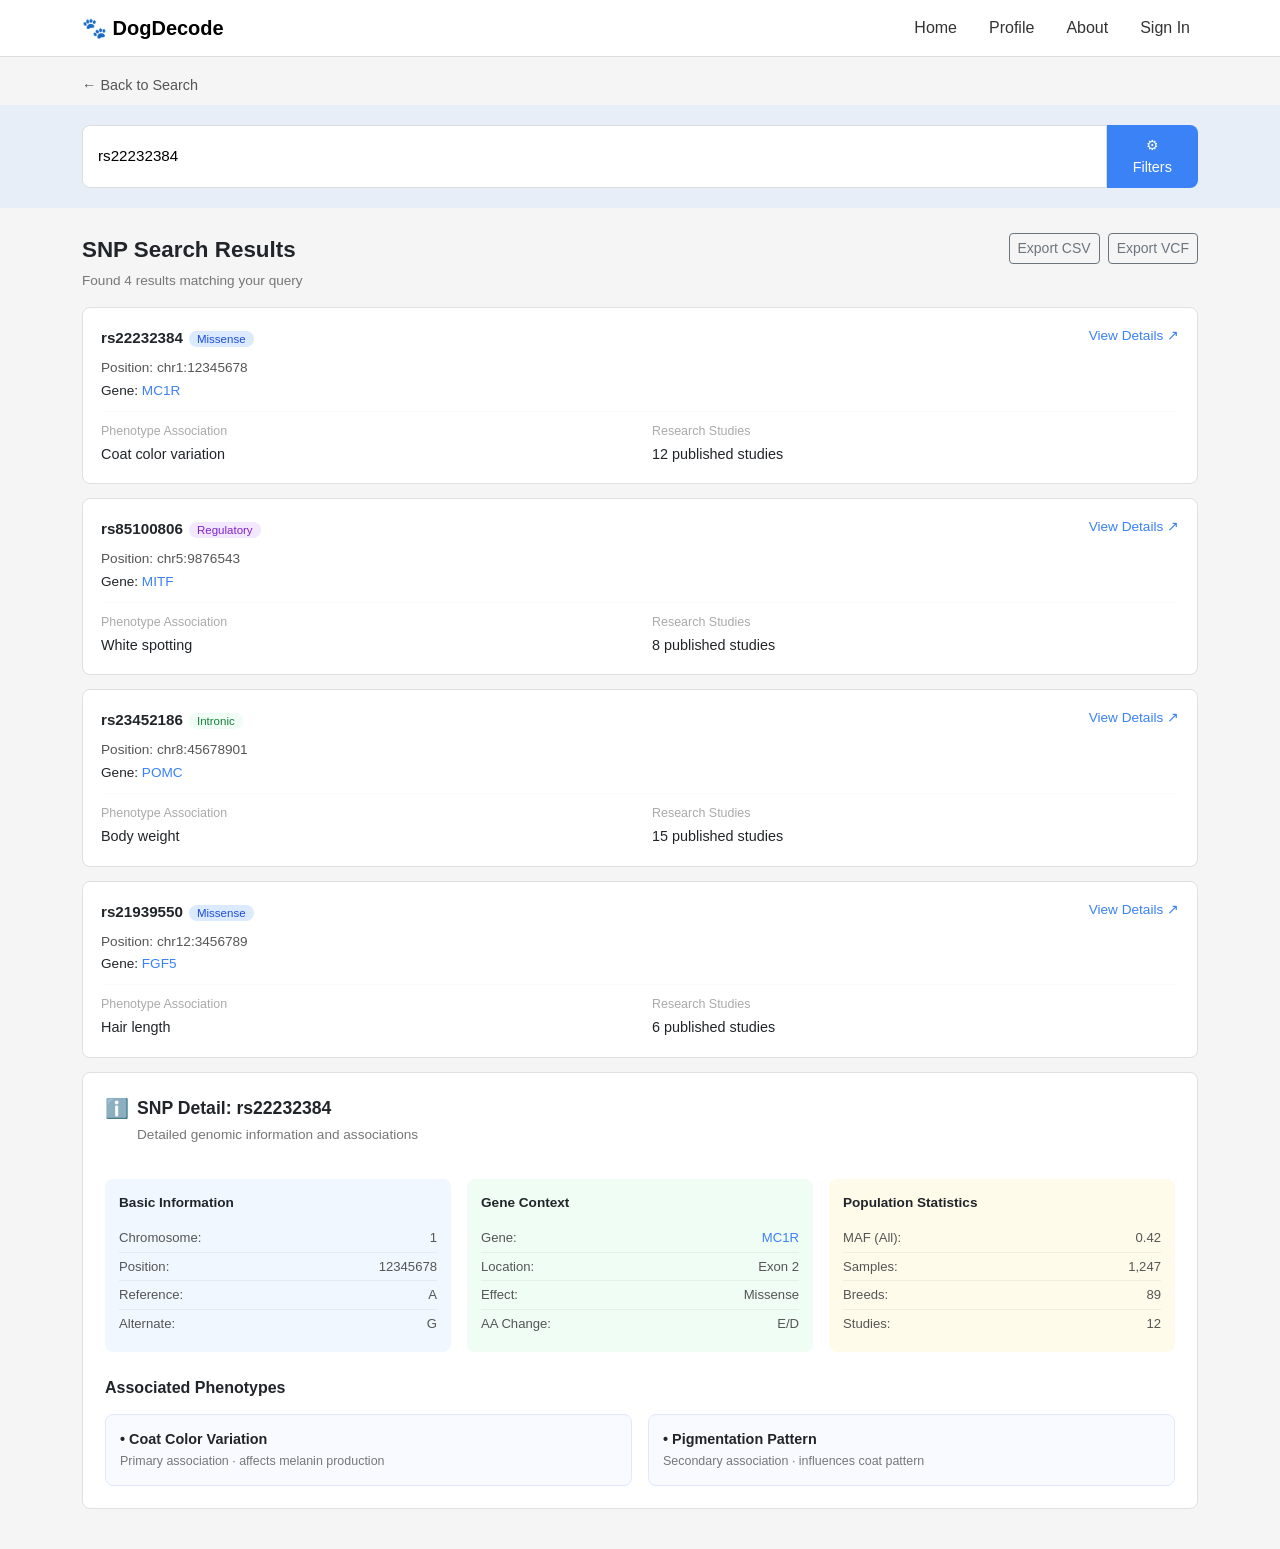
<file: SnpResults.html>
<!DOCTYPE html>
<html lang="en">
<head>
    <meta charset="UTF-8">
    <meta name="viewport" content="width=device-width, initial-scale=1.0">
    <title>SNP Search Results - Canine Genomics Platform</title>
    <link href="https://cdn.jsdelivr.net/npm/bootstrap@5.3.3/dist/css/bootstrap.min.css" rel="stylesheet">
    <link href="css/snpresults.css" rel="stylesheet">
</head>
<body>

    <nav class="navbar navbar-expand-lg">
        <div class="container">
            <a class="navbar-brand fw-bold" href="#">🐾 DogDecode</a>
            <button class="navbar-toggler" type="button" data-bs-toggle="collapse" data-bs-target="#navMenu">
                <span class="navbar-toggler-icon"></span>
            </button>
            <div class="collapse navbar-collapse justify-content-end" id="navMenu">
                <ul class="navbar-nav gap-3">
                    <li class="nav-item"><a class="nav-link" href="index.html">Home</a></li>
                    <li class="nav-item"><a class="nav-link" href="profile.html">Profile</a></li>
                    <li class="nav-item"><a class="nav-link" href="#">About</a></li>
                    <li class="nav-item"><a class="nav-link" href="#">Sign In</a></li>
                </ul>
            </div>
        </div>
    </nav>

    <div class="container mt-3 mb-2">
        <a href="index.html" class="back-link">← Back to Search</a>
    </div>

    <div class="search-bar-section">
        <div class="container">
            <div class="d-flex">
                <input type="text" class="search-input" value="rs22232384">
                <button class="filter-btn">⚙ Filters</button>
            </div>
        </div>
    </div>

    <div class="results-section">
        <div class="container">

            <div class="d-flex justify-content-between align-items-start mb-3">
                <div>
                    <p class="results-title">SNP Search Results</p>
                    <p class="results-count">Found 4 results matching your query</p>
                </div>
                <div class="d-flex gap-2">
                    <button class="btn btn-outline-secondary btn-sm">Export CSV</button>
                    <button class="btn btn-outline-secondary btn-sm">Export VCF</button>
                </div>
            </div>

            <div class="snp-card">
                <div class="d-flex justify-content-between align-items-start">
                    <div><span class="snp-id">rs22232384</span><span class="badge-missense">Missense</span></div>
                    <a href="#" class="view-details-link">View Details ↗</a>
                </div>
                <p class="snp-position mt-2">Position: chr1:12345678</p>
                <p class="snp-gene">Gene: <a href="#" class="gene-link">MC1R</a></p>
                <hr class="snp-divider">
                <div class="row">
                    <div class="col-6">
                        <p class="snp-meta-label">Phenotype Association</p>
                        <p class="snp-meta-value">Coat color variation</p>
                    </div>
                    <div class="col-6">
                        <p class="snp-meta-label">Research Studies</p>
                        <p class="snp-meta-value">12 published studies</p>
                    </div>
                </div>
            </div>

            <div class="snp-card">
                <div class="d-flex justify-content-between align-items-start">
                    <div><span class="snp-id">rs85100806</span><span class="badge-regulatory">Regulatory</span></div>
                    <a href="#" class="view-details-link">View Details ↗</a>
                </div>
                <p class="snp-position mt-2">Position: chr5:9876543</p>
                <p class="snp-gene">Gene: <a href="#" class="gene-link">MITF</a></p>
                <hr class="snp-divider">
                <div class="row">
                    <div class="col-6">
                        <p class="snp-meta-label">Phenotype Association</p>
                        <p class="snp-meta-value">White spotting</p>
                    </div>
                    <div class="col-6">
                        <p class="snp-meta-label">Research Studies</p>
                        <p class="snp-meta-value">8 published studies</p>
                    </div>
                </div>
            </div>

            <div class="snp-card">
                <div class="d-flex justify-content-between align-items-start">
                    <div><span class="snp-id">rs23452186</span><span class="badge-intronic">Intronic</span></div>
                    <a href="#" class="view-details-link">View Details ↗</a>
                </div>
                <p class="snp-position mt-2">Position: chr8:45678901</p>
                <p class="snp-gene">Gene: <a href="#" class="gene-link">POMC</a></p>
                <hr class="snp-divider">
                <div class="row">
                    <div class="col-6">
                        <p class="snp-meta-label">Phenotype Association</p>
                        <p class="snp-meta-value">Body weight</p>
                    </div>
                    <div class="col-6">
                        <p class="snp-meta-label">Research Studies</p>
                        <p class="snp-meta-value">15 published studies</p>
                    </div>
                </div>
            </div>

            <div class="snp-card">
                <div class="d-flex justify-content-between align-items-start">
                    <div><span class="snp-id">rs21939550</span><span class="badge-missense">Missense</span></div>
                    <a href="#" class="view-details-link">View Details ↗</a>
                </div>
                <p class="snp-position mt-2">Position: chr12:3456789</p>
                <p class="snp-gene">Gene: <a href="#" class="gene-link">FGF5</a></p>
                <hr class="snp-divider">
                <div class="row">
                    <div class="col-6">
                        <p class="snp-meta-label">Phenotype Association</p>
                        <p class="snp-meta-value">Hair length</p>
                    </div>
                    <div class="col-6">
                        <p class="snp-meta-label">Research Studies</p>
                        <p class="snp-meta-value">6 published studies</p>
                    </div>
                </div>
            </div>

            <div class="detail-section">
                <div class="d-flex gap-2 mb-3">
                    <span style="font-size:1.2rem;">ℹ️</span>
                    <div>
                        <p class="detail-title">SNP Detail: rs22232384</p>
                        <p class="detail-subtitle">Detailed genomic information and associations</p>
                    </div>
                </div>

                <div class="row g-3 mb-4">
                    <div class="col-12 col-md-4">
                        <div class="info-box info-box-blue">
                            <p class="info-box-title">Basic Information</p>
                            <div class="info-row d-flex justify-content-between"><span>Chromosome:</span><span>1</span></div>
                            <div class="info-row d-flex justify-content-between"><span>Position:</span><span>12345678</span></div>
                            <div class="info-row d-flex justify-content-between"><span>Reference:</span><span>A</span></div>
                            <div class="info-row d-flex justify-content-between"><span>Alternate:</span><span>G</span></div>
                        </div>
                    </div>
                    <div class="col-12 col-md-4">
                        <div class="info-box info-box-green">
                            <p class="info-box-title">Gene Context</p>
                            <div class="info-row d-flex justify-content-between"><span>Gene:</span><span class="gene-val">MC1R</span></div>
                            <div class="info-row d-flex justify-content-between"><span>Location:</span><span>Exon 2</span></div>
                            <div class="info-row d-flex justify-content-between"><span>Effect:</span><span>Missense</span></div>
                            <div class="info-row d-flex justify-content-between"><span>AA Change:</span><span>E/D</span></div>
                        </div>
                    </div>
                    <div class="col-12 col-md-4">
                        <div class="info-box info-box-yellow">
                            <p class="info-box-title">Population Statistics</p>
                            <div class="info-row d-flex justify-content-between"><span>MAF (All):</span><span>0.42</span></div>
                            <div class="info-row d-flex justify-content-between"><span>Samples:</span><span>1,247</span></div>
                            <div class="info-row d-flex justify-content-between"><span>Breeds:</span><span>89</span></div>
                            <div class="info-row d-flex justify-content-between"><span>Studies:</span><span>12</span></div>
                        </div>
                    </div>
                </div>

                <p class="associated-title">Associated Phenotypes</p>
                <div class="row g-3">
                    <div class="col-12 col-md-6">
                        <div class="phenotype-box">
                            <p class="phenotype-name">• Coat Color Variation</p>
                            <p class="phenotype-desc">Primary association · affects melanin production</p>
                        </div>
                    </div>
                    <div class="col-12 col-md-6">
                        <div class="phenotype-box">
                            <p class="phenotype-name">• Pigmentation Pattern</p>
                            <p class="phenotype-desc">Secondary association · influences coat pattern</p>
                        </div>
                    </div>
                </div>
            </div>

        </div>
    </div>

    <script src="https://cdn.jsdelivr.net/npm/bootstrap@5.3.3/dist/js/bootstrap.bundle.min.js"></script>
</body>
</html>
</file>
<file: css/Homepage.css>
body {
    font-family: Arial, sans-serif;
    background-color: #f5f5f5;
}

.navbar {
    background-color: white;
    border-bottom: 1px solid #ddd;
}

.nav-link {
    color: #333 !important;
}

.nav-link:hover {
    color: #0d6efd !important;
}

.hero-section {
    background-color: #e8eef7;
    padding: 60px 20px;
    text-align: center;
}

.hero-section h1 {
    font-size: 2rem;
    font-weight: bold;
    margin-bottom: 15px;
}

.hero-section p {
    color: #555;
    font-size: 1rem;
}

.section-heading {
    text-align: center;
    margin-bottom: 30px;
    font-size: 1.5rem;
}

.search-card {
    border-radius: 10px;
    padding: 25px;
    height: 100%;
}

.card-snp {
    background-color: #dbeafe;
}

.card-gene {
    background-color: #dcfce7;
}

.card-breed {
    background-color: #fef3c7;
}

.card-disease {
    background-color: #ffe4e6;
}

.card-title {
    font-size: 1.1rem;
    font-weight: bold;
}

.card-description {
    color: #555;
    font-size: 0.9rem;
    margin-bottom: 15px;
}

.btn-snp {
    background-color: #3b82f6;
    color: white;
    border: none;
    width: 100%;
    padding: 10px;
    border-radius: 6px;
}

.btn-gene {
    background-color: #22c55e;
    color: white;
    border: none;
    width: 100%;
    padding: 10px;
    border-radius: 6px;
}

.btn-breed {
    background-color: #f59e0b;
    color: white;
    border: none;
    width: 100%;
    padding: 10px;
    border-radius: 6px;
}

.btn-disease {
    background-color: #f43f5e;
    color: white;
    border: none;
    width: 100%;
    padding: 10px;
    border-radius: 6px;
}

.cards-section {
    padding: 50px 20px;
}
</file>
<file: css/breedresults.css>
body {
    font-family: Arial, sans-serif;
    background-color: #f5f5f5;
}

.navbar {
    background-color: white;
    border-bottom: 1px solid #ddd;
}

.nav-link {
    color: #333 !important;
}

.back-link {
    color: #555;
    text-decoration: none;
    font-size: 0.9rem;
}

.hero-section {
    background-color: #fffbeb;
    padding: 25px 20px;
    border-bottom: 1px solid #fde68a;
}

.breed-icon {
    background-color: #fef3c7;
    border-radius: 10px;
    width: 90px;
    height: 90px;
    font-size: 2.5rem;
    text-align: center;
    padding-top: 18px;
}

.breed-name {
    font-size: 1.5rem;
    font-weight: bold;
}

.badge-popular { background-color: #fef3c7; color: #b45309; font-size: 0.72rem; padding: 2px 9px; border-radius: 20px; margin-left: 8px; }

.breed-origin {
    color: #777;
    font-size: 0.82rem;
    margin-bottom: 8px;
}

.breed-description {
    color: #444;
    font-size: 0.87rem;
    line-height: 1.6;
    margin-bottom: 14px;
}

.btn-sample {
    background-color: #f59e0b;
    color: white;
    border: none;
    padding: 8px 15px;
    border-radius: 6px;
    font-size: 0.85rem;
    margin-right: 8px;
}

.btn-export {
    background-color: white;
    color: #333;
    border: 1px solid #ccc;
    padding: 8px 15px;
    border-radius: 6px;
    font-size: 0.85rem;
}

.stats-bar {
    background-color: white;
    padding: 18px 0;
    border-bottom: 1px solid #ddd;
    text-align: center;
}

.stat-num-blue { font-size: 1.5rem; font-weight: bold; color: #3b82f6; margin-bottom: 2px; }
.stat-num-green { font-size: 1.5rem; font-weight: bold; color: #22c55e; margin-bottom: 2px; }
.stat-num-orange { font-size: 1.5rem; font-weight: bold; color: #f59e0b; margin-bottom: 2px; }
.stat-num-red { font-size: 1.5rem; font-weight: bold; color: #f43f5e; margin-bottom: 2px; }

.stat-label {
    font-size: 0.78rem;
    color: #777;
    margin: 0;
}

.card-white {
    background-color: white;
    border-radius: 10px;
    padding: 20px;
    margin-bottom: 18px;
}

.card-green {
    background-color: #f0fdf4;
    border-radius: 10px;
    padding: 20px;
    margin-bottom: 18px;
}

.card-pink {
    background-color: #fff1f2;
    border-radius: 10px;
    padding: 20px;
    margin-bottom: 18px;
}

.card-title {
    font-size: 1rem;
    font-weight: bold;
    margin-bottom: 4px;
}

.card-subtitle {
    font-size: 0.78rem;
    color: #777;
    margin-bottom: 14px;
}

.marker-row {
    padding: 10px 0;
    border-bottom: 1px solid #e8e8e8;
}

.marker-row:last-of-type {
    border-bottom: none;
}

.marker-name {
    font-weight: bold;
    font-size: 0.88rem;
    margin-right: 5px;
}

.marker-allele { background-color: #e2e8f0; color: #334155; font-size: 0.7rem; padding: 1px 6px; border-radius: 4px; margin-right: 4px; }
.badge-high-impact { background-color: #fee2e2; color: #b91c1c; font-size: 0.7rem; padding: 1px 7px; border-radius: 20px; }
.badge-medium-impact { background-color: #fef9c3; color: #b45309; font-size: 0.7rem; padding: 1px 7px; border-radius: 20px; }
.badge-low-impact { background-color: #dcfce7; color: #15803d; font-size: 0.7rem; padding: 1px 7px; border-radius: 20px; }

.marker-desc {
    color: #777;
    font-size: 0.8rem;
    margin: 2px 0 0 0;
}

.marker-pct {
    font-weight: bold;
    font-size: 0.9rem;
    color: #333;
}

.health-row {
    padding: 12px 0;
    border-bottom: 1px solid #fce7e7;
}

.health-row:last-of-type {
    border-bottom: none;
}

.health-name {
    font-weight: bold;
    font-size: 0.88rem;
    margin-bottom: 2px;
}

.health-meta {
    font-size: 0.78rem;
    color: #777;
    margin: 0;
}

.badge-high-risk { background-color: #fee2e2; color: #b91c1c; font-size: 0.72rem; padding: 3px 9px; border-radius: 20px; }
.badge-moderate-risk { background-color: #fef3c7; color: #b45309; font-size: 0.72rem; padding: 3px 9px; border-radius: 20px; }
.badge-low-risk { background-color: #dcfce7; color: #15803d; font-size: 0.72rem; padding: 3px 9px; border-radius: 20px; }

.traits-box {
    background-color: #f8f8f8;
    border-radius: 8px;
    padding: 14px;
}

.traits-title {
    font-size: 0.85rem;
    font-weight: bold;
    margin-bottom: 10px;
}

.trait-row {
    font-size: 0.8rem;
    padding: 4px 0;
    border-bottom: 1px solid #eee;
    color: #555;
}

.trait-row:last-child {
    border-bottom: none;
}

.info-label {
    font-size: 0.75rem;
    color: #aaa;
    margin-bottom: 2px;
}

.info-value {
    font-size: 0.88rem;
    font-weight: 500;
    margin-bottom: 12px;
}

.similar-row {
    padding: 10px 0;
    border-bottom: 1px solid #e8e8e8;
}

.similar-row:last-of-type {
    border-bottom: none;
}

.similar-name {
    font-weight: bold;
    font-size: 0.88rem;
    margin-bottom: 2px;
}

.similar-meta {
    font-size: 0.78rem;
    color: #888;
    margin: 0;
}

.pop-bar-label {
    font-size: 0.82rem;
    color: #444;
    margin-bottom: 3px;
}

.pop-bar {
    height: 8px;
    border-radius: 4px;
    background-color: #22c55e;
    margin-bottom: 12px;
}

.pop-note {
    font-size: 0.75rem;
    color: #aaa;
    margin: 0;
}

.view-link-green { color: #22c55e; text-decoration: none; font-size: 0.85rem; }
.view-link-red { color: #f43f5e; text-decoration: none; font-size: 0.85rem; }

.main-section {
    padding: 25px 0 40px;
}
</file>
<file: css/diseaseresults.css>
body {
    font-family: Arial, sans-serif;
    background-color: #f5f5f5;
}

.navbar {
    background-color: white;
    border-bottom: 1px solid #ddd;
}

.nav-link {
    color: #333 !important;
}

.back-link {
    color: #555;
    text-decoration: none;
    font-size: 0.9rem;
}

.hero-section {
    background-color: #fff1f2;
    padding: 25px 20px;
    border-bottom: 1px solid #fecdd3;
}

.disease-icon {
    background-color: #ffe4e6;
    border-radius: 10px;
    width: 70px;
    height: 70px;
    font-size: 2rem;
    text-align: center;
    padding-top: 14px;
}

.disease-name {
    font-size: 1.5rem;
    font-weight: bold;
}

.badge-condition { background-color: #ffe4e6; color: #be123c; font-size: 0.72rem; padding: 2px 9px; border-radius: 20px; margin-left: 8px; }

.alt-name {
    color: #777;
    font-size: 0.85rem;
    margin-bottom: 8px;
}

.description {
    color: #444;
    font-size: 0.87rem;
    line-height: 1.6;
    margin-bottom: 14px;
}

.btn-risk {
    background-color: #f43f5e;
    color: white;
    border: none;
    padding: 8px 15px;
    border-radius: 6px;
    font-size: 0.85rem;
    margin-right: 8px;
}

.btn-guide {
    background-color: white;
    color: #333;
    border: 1px solid #ccc;
    padding: 8px 15px;
    border-radius: 6px;
    font-size: 0.85rem;
}

.stats-bar {
    background-color: white;
    padding: 18px 0;
    border-bottom: 1px solid #ddd;
    text-align: center;
}

.stat-num-red { font-size: 1.5rem; font-weight: bold; color: #f43f5e; margin-bottom: 2px; }
.stat-num-blue { font-size: 1.5rem; font-weight: bold; color: #3b82f6; margin-bottom: 2px; }
.stat-num-orange { font-size: 1.5rem; font-weight: bold; color: #f59e0b; margin-bottom: 2px; }
.stat-num-green { font-size: 1.5rem; font-weight: bold; color: #22c55e; margin-bottom: 2px; }

.stat-label {
    font-size: 0.78rem;
    color: #777;
    margin: 0;
}

.card-white {
    background-color: white;
    border-radius: 10px;
    padding: 20px;
    margin-bottom: 18px;
}

.card-green {
    background-color: #f0fdf4;
    border-radius: 10px;
    padding: 20px;
    margin-bottom: 18px;
}

.card-blue {
    background-color: #eff6ff;
    border-radius: 10px;
    padding: 20px;
    margin-bottom: 18px;
}

.card-yellow {
    background-color: #fffbeb;
    border-radius: 10px;
    padding: 20px;
    margin-bottom: 18px;
}

.card-title {
    font-size: 1rem;
    font-weight: bold;
    margin-bottom: 4px;
}

.card-subtitle {
    font-size: 0.78rem;
    color: #777;
    margin-bottom: 14px;
}

.gene-box {
    background-color: white;
    border: 1px solid #d1fae5;
    border-radius: 8px;
    padding: 12px;
    margin-bottom: 10px;
}

.gene-name {
    font-weight: bold;
    font-size: 0.9rem;
    margin-right: 6px;
}

.gene-meta {
    font-size: 0.78rem;
    color: #777;
    margin: 4px 0 0 0;
}

.snp-box {
    background-color: white;
    border: 1px solid #e0e7ff;
    border-radius: 8px;
    padding: 12px;
    margin-bottom: 10px;
}

.snp-id {
    font-weight: bold;
    font-size: 0.9rem;
    margin-right: 6px;
}

.snp-label {
    font-size: 0.75rem;
    color: #aaa;
    margin-bottom: 2px;
}

.snp-value {
    font-size: 0.85rem;
    font-weight: 500;
    margin: 0;
}

.badge-high { background-color: #fee2e2; color: #b91c1c; font-size: 0.72rem; padding: 2px 8px; border-radius: 20px; }
.badge-moderate { background-color: #fef3c7; color: #b45309; font-size: 0.72rem; padding: 2px 8px; border-radius: 20px; }
.badge-low { background-color: #dcfce7; color: #15803d; font-size: 0.72rem; padding: 2px 8px; border-radius: 20px; }

.info-label {
    font-size: 0.75rem;
    color: #aaa;
    margin-bottom: 2px;
}

.info-value {
    font-size: 0.88rem;
    font-weight: 500;
    margin-bottom: 12px;
}

.breed-row {
    padding: 10px 0;
    border-bottom: 1px solid #fef3c7;
}

.breed-row:last-of-type {
    border-bottom: none;
}

.breed-name {
    font-weight: bold;
    font-size: 0.88rem;
    margin-bottom: 2px;
}

.breed-meta {
    font-size: 0.75rem;
    color: #888;
    margin: 0;
}

.prevention-item {
    font-size: 0.87rem;
    color: #333;
    margin-bottom: 8px;
}

.view-link-green { color: #22c55e; text-decoration: none; font-size: 0.85rem; }
.view-link-orange { color: #f59e0b; text-decoration: none; font-size: 0.85rem; }

.main-section {
    padding: 25px 0 40px;
}
</file>
<file: css/generesults.css>
body {
    font-family: Arial, sans-serif;
    background-color: #f5f5f5;
}

.navbar {
    background-color: white;
    border-bottom: 1px solid #ddd;
}

.nav-link {
    color: #333 !important;
}

.back-link {
    color: #555;
    text-decoration: none;
    font-size: 0.9rem;
}

.hero-section {
    background-color: #f0fdf4;
    padding: 25px 20px;
    border-bottom: 1px solid #bbf7d0;
}

.gene-icon {
    background-color: #dcfce7;
    border-radius: 10px;
    width: 70px;
    height: 70px;
    font-size: 2rem;
    text-align: center;
    padding-top: 14px;
}

.gene-name {
    font-size: 1.5rem;
    font-weight: bold;
}

.badge-active { background-color: #dcfce7; color: #15803d; font-size: 0.72rem; padding: 2px 9px; border-radius: 20px; margin-left: 8px; }

.gene-full-name {
    color: #555;
    font-size: 0.95rem;
    margin-bottom: 8px;
}

.gene-description {
    color: #444;
    font-size: 0.87rem;
    line-height: 1.6;
    margin-bottom: 14px;
}

.btn-literature {
    background-color: #22c55e;
    color: white;
    border: none;
    padding: 8px 15px;
    border-radius: 6px;
    font-size: 0.85rem;
    margin-right: 8px;
}

.btn-ncbi {
    background-color: white;
    color: #333;
    border: 1px solid #ccc;
    padding: 8px 15px;
    border-radius: 6px;
    font-size: 0.85rem;
}

.card-white {
    background-color: white;
    border-radius: 10px;
    padding: 20px;
    margin-bottom: 18px;
}

.card-green {
    background-color: #f0fdf4;
    border-radius: 10px;
    padding: 20px;
    margin-bottom: 18px;
}

.card-yellow {
    background-color: #fffbeb;
    border-radius: 10px;
    padding: 20px;
    margin-bottom: 18px;
}

.card-title {
    font-size: 1rem;
    font-weight: bold;
    margin-bottom: 4px;
}

.card-subtitle {
    font-size: 0.78rem;
    color: #777;
    margin-bottom: 14px;
}

.info-label {
    font-size: 0.75rem;
    color: #aaa;
    margin-bottom: 2px;
}

.info-value {
    font-size: 0.88rem;
    font-weight: 500;
    margin-bottom: 12px;
}

.snp-box {
    border: 1px solid #e8e8e8;
    border-radius: 8px;
    padding: 12px;
    margin-bottom: 10px;
    background-color: white;
}

.snp-id {
    font-weight: bold;
    font-size: 0.88rem;
    margin-right: 6px;
}

.badge-missense { background-color: #dbeafe; color: #1d4ed8; font-size: 0.7rem; padding: 2px 7px; border-radius: 20px; }
.badge-synonymous { background-color: #f3e8ff; color: #7e22ce; font-size: 0.7rem; padding: 2px 7px; border-radius: 20px; }
.badge-regulatory { background-color: #f0fdf4; color: #15803d; font-size: 0.7rem; padding: 2px 7px; border-radius: 20px; }

.snp-meta-label {
    color: #aaa;
    font-size: 0.75rem;
    margin-bottom: 2px;
}

.snp-meta-value {
    font-size: 0.85rem;
    font-weight: 500;
    margin: 0;
}

.breed-box {
    border: 1px solid #e8e8e8;
    border-radius: 8px;
    padding: 14px;
    margin-bottom: 10px;
    background-color: white;
}

.breed-name {
    font-weight: bold;
    font-size: 0.9rem;
    margin-bottom: 4px;
}

.breed-desc {
    color: #555;
    font-size: 0.83rem;
    margin-bottom: 3px;
}

.breed-meta {
    color: #aaa;
    font-size: 0.78rem;
    margin: 0;
}

.badge-high-freq { background-color: #fee2e2; color: #b91c1c; font-size: 0.7rem; padding: 2px 8px; border-radius: 20px; }
.badge-moderate { background-color: #fef3c7; color: #b45309; font-size: 0.7rem; padding: 2px 8px; border-radius: 20px; }
.badge-variable { background-color: #f3e8ff; color: #7e22ce; font-size: 0.7rem; padding: 2px 8px; border-radius: 20px; }

.stat-number {
    font-size: 1.5rem;
    font-weight: bold;
    color: #22c55e;
    margin-bottom: 2px;
}

.stat-label {
    font-size: 0.82rem;
    color: #555;
    margin-bottom: 14px;
}

.related-row {
    padding: 10px 0;
    border-bottom: 1px solid #f0f0f0;
}

.related-row:last-of-type {
    border-bottom: none;
}

.related-name {
    font-weight: bold;
    font-size: 0.88rem;
    margin-bottom: 2px;
}

.related-desc {
    font-size: 0.78rem;
    color: #888;
    margin: 0;
}

.phenotype-item {
    font-size: 0.88rem;
    color: #333;
    margin-bottom: 8px;
}

.view-link-green { color: #22c55e; text-decoration: none; font-size: 0.85rem; }

.main-section {
    padding: 25px 0 40px;
}
</file>
<file: css/Profile.css>
body {
    font-family: Arial, sans-serif;
    background-color: #f5f5f5;
}

.navbar {
    background-color: white;
    border-bottom: 1px solid #ddd;
}

.nav-link {
    color: #333 !important;
}

.back-link {
    color: #555;
    text-decoration: none;
    font-size: 0.9rem;
}

.hero-section {
    background-color: #e8eef7;
    padding: 30px 20px;
}

.dog-icon {
    background-color: #dbeafe;
    border-radius: 10px;
    width: 100px;
    height: 100px;
    font-size: 3rem;
    text-align: center;
    padding-top: 15px;
}

.hero-section h1 {
    font-size: 1.7rem;
    font-weight: bold;
    margin-bottom: 8px;
}

.hero-section .meta {
    color: #555;
    font-size: 0.9rem;
    margin-bottom: 15px;
}

.card-white {
    background-color: white;
    border-radius: 10px;
    padding: 22px;
    margin-bottom: 18px;
}

.card-pink {
    background-color: #fff1f2;
    border-radius: 10px;
    padding: 22px;
    margin-bottom: 18px;
}

.card-yellow {
    background-color: #fffbeb;
    border-radius: 10px;
    padding: 22px;
    margin-bottom: 18px;
}

.card-green {
    background-color: #f0fdf4;
    border-radius: 10px;
    padding: 22px;
    margin-bottom: 18px;
}

.card-title {
    font-size: 1rem;
    font-weight: bold;
    margin-bottom: 16px;
}

.marker-row {
    padding: 12px 0;
    border-bottom: 1px solid #f0f0f0;
}

.marker-row:last-of-type {
    border-bottom: none;
}

.marker-name {
    font-weight: bold;
    font-size: 0.95rem;
    margin: 0;
}

.marker-desc {
    color: #777;
    font-size: 0.85rem;
    margin: 0;
}

.marker-value {
    color: #555;
    font-size: 0.9rem;
}

.stat-box {
    background-color: white;
    border-radius: 8px;
    padding: 18px;
}

.stat-number {
    font-size: 1.8rem;
    font-weight: bold;
    margin-bottom: 4px;
}

.stat-label {
    color: #777;
    font-size: 0.85rem;
    margin: 0;
}

.health-row {
    padding: 10px 0;
    border-bottom: 1px solid #fce7e7;
}

.health-row:last-of-type {
    border-bottom: none;
}

.health-name {
    font-weight: bold;
    font-size: 0.9rem;
    margin: 0;
}

.health-based {
    color: #777;
    font-size: 0.8rem;
    margin: 0;
}

.badge-low-risk { background-color: #dcfce7; color: #16a34a; font-size: 0.75rem; padding: 3px 8px; border-radius: 20px; }
.badge-carrier { background-color: #fef9c3; color: #b45309; font-size: 0.75rem; padding: 3px 8px; border-radius: 20px; }
.badge-clear { background-color: #f0fdf4; color: #15803d; font-size: 0.75rem; padding: 3px 8px; border-radius: 20px; }

.breed-bar-label {
    font-size: 0.9rem;
    margin-bottom: 4px;
}

.breed-bar {
    height: 8px;
    border-radius: 4px;
    background-color: #f59e0b;
    margin-bottom: 12px;
}

.ds-row {
    padding: 5px 0;
    border-bottom: 1px solid #f0f0f0;
    font-size: 0.85rem;
    color: #555;
}

.ds-row:last-child {
    border-bottom: none;
}

.view-link { color: #22c55e; text-decoration: none; font-size: 0.85rem; }
.view-link-red { color: #f43f5e; text-decoration: none; font-size: 0.85rem; }

.main-section {
    padding: 25px 0 40px;
}
</file>
<file: css/snpresults.css>
body {
    font-family: Arial, sans-serif;
    background-color: #f5f5f5;
}

.navbar {
    background-color: white;
    border-bottom: 1px solid #ddd;
}

.nav-link {
    color: #333 !important;
}

.back-link {
    color: #555;
    text-decoration: none;
    font-size: 0.9rem;
}

.search-bar-section {
    background-color: #e8eef7;
    padding: 20px;
}

.search-input {
    border: 1px solid #ddd;
    border-radius: 8px 0 0 8px;
    padding: 10px 15px;
    font-size: 0.95rem;
    width: 100%;
    outline: none;
}

.filter-btn {
    background-color: #3b82f6;
    color: white;
    border: none;
    padding: 10px 20px;
    border-radius: 0 8px 8px 0;
    font-size: 0.9rem;
}

.results-title {
    font-size: 1.4rem;
    font-weight: bold;
    margin-bottom: 4px;
}

.results-count {
    color: #777;
    font-size: 0.85rem;
    margin-bottom: 0;
}

.snp-card {
    background-color: white;
    border: 1px solid #e0e0e0;
    border-radius: 8px;
    padding: 18px;
    margin-bottom: 14px;
}

.snp-id {
    font-weight: bold;
    font-size: 0.95rem;
    margin-right: 6px;
}

.badge-missense { background-color: #dbeafe; color: #1d4ed8; font-size: 0.72rem; padding: 2px 8px; border-radius: 20px; }
.badge-regulatory { background-color: #f3e8ff; color: #7e22ce; font-size: 0.72rem; padding: 2px 8px; border-radius: 20px; }
.badge-intronic { background-color: #f0fdf4; color: #15803d; font-size: 0.72rem; padding: 2px 8px; border-radius: 20px; }

.snp-position {
    color: #555;
    font-size: 0.85rem;
    margin-bottom: 2px;
}

.snp-gene {
    font-size: 0.85rem;
    margin-bottom: 0;
}

.gene-link { color: #3b82f6; text-decoration: none; }
.gene-link:hover { text-decoration: underline; }

.snp-divider {
    border: none;
    border-top: 1px solid #f0f0f0;
    margin: 10px 0;
}

.snp-meta-label {
    color: #aaa;
    font-size: 0.78rem;
    margin-bottom: 3px;
}

.snp-meta-value {
    font-size: 0.9rem;
    font-weight: 500;
    margin: 0;
}

.view-details-link { color: #3b82f6; text-decoration: none; font-size: 0.85rem; }
.view-details-link:hover { text-decoration: underline; }

.detail-section {
    background-color: white;
    border: 1px solid #e0e0e0;
    border-radius: 8px;
    padding: 22px;
    margin-top: 10px;
}

.detail-title {
    font-size: 1.1rem;
    font-weight: bold;
    margin-bottom: 4px;
}

.detail-subtitle {
    color: #777;
    font-size: 0.85rem;
    margin-bottom: 18px;
}

.info-box {
    border-radius: 8px;
    padding: 14px;
    height: 100%;
}

.info-box-blue { background-color: #f0f7ff; }
.info-box-green { background-color: #f0fdf4; }
.info-box-yellow { background-color: #fffbeb; }

.info-box-title {
    font-size: 0.85rem;
    font-weight: bold;
    margin-bottom: 10px;
}

.info-row {
    font-size: 0.82rem;
    padding: 4px 0;
    border-bottom: 1px solid rgba(0,0,0,0.05);
    color: #555;
}

.info-row:last-child { border-bottom: none; }

.gene-val { color: #3b82f6; }

.phenotype-box {
    background-color: #f8faff;
    border: 1px solid #e0e7ff;
    border-radius: 8px;
    padding: 14px;
}

.phenotype-name {
    font-size: 0.9rem;
    font-weight: bold;
    margin-bottom: 2px;
}

.phenotype-desc {
    font-size: 0.78rem;
    color: #777;
    margin: 0;
}

.associated-title {
    font-size: 1rem;
    font-weight: bold;
    margin-bottom: 14px;
}

.results-section {
    padding: 25px 0 40px;
}
</file>
